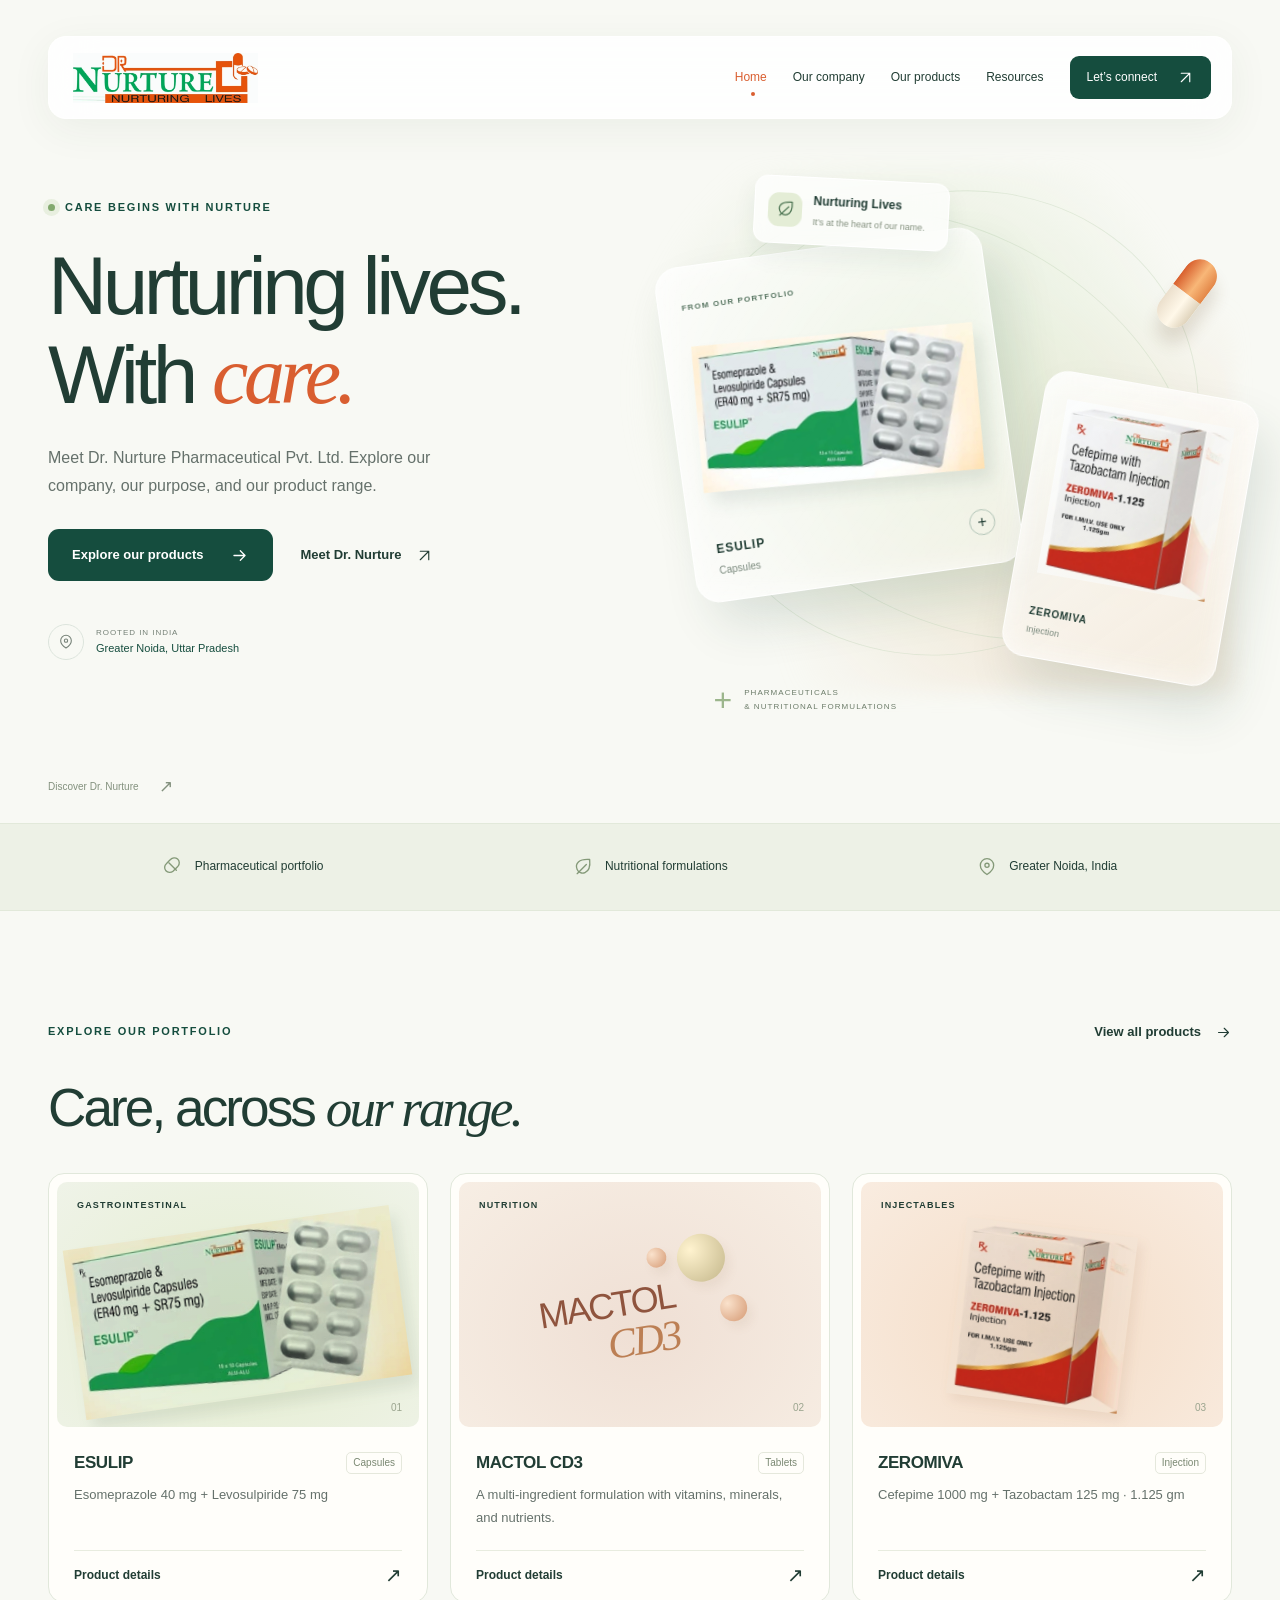
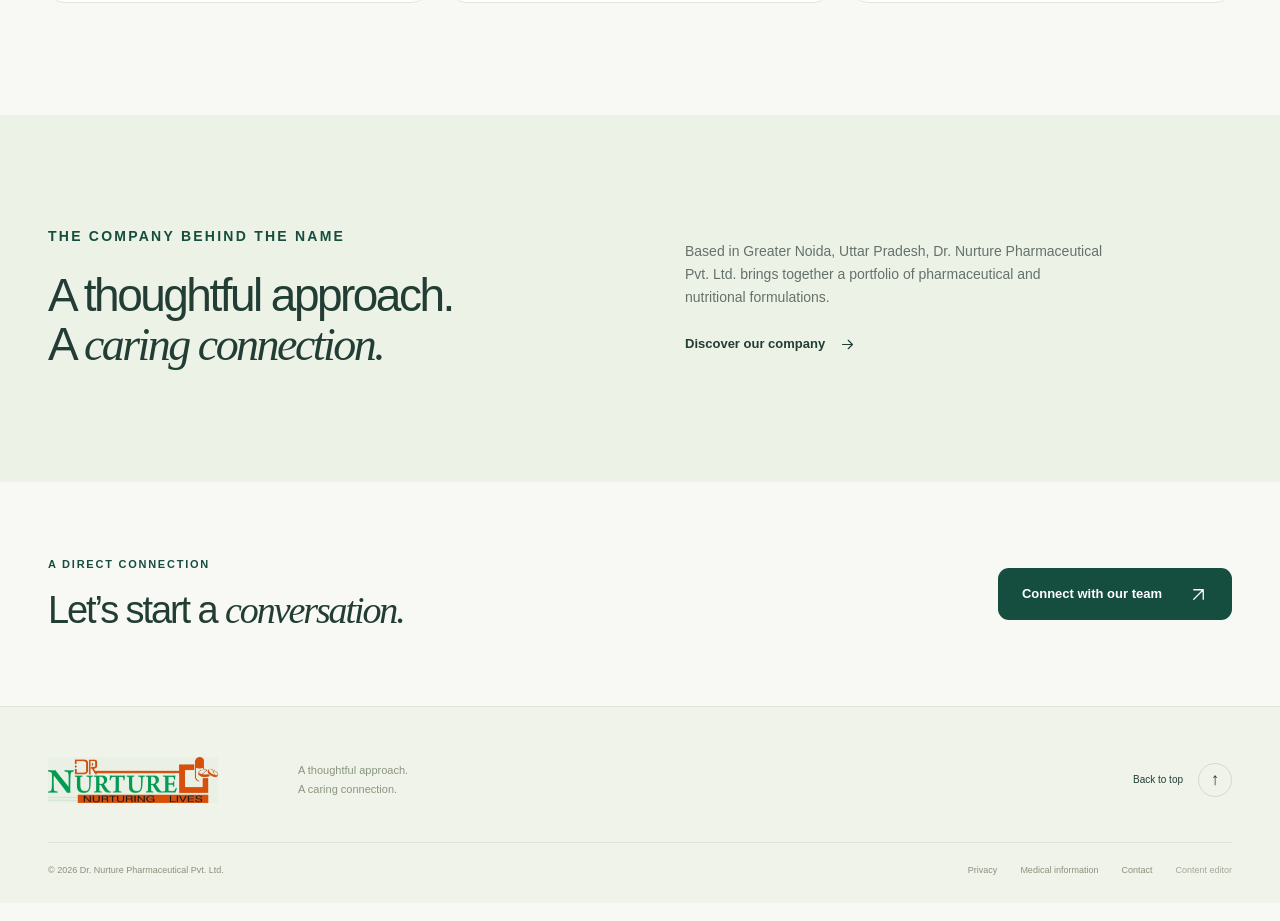
<file: index.html>
<!doctype html>
<html lang="en-IN"><head>
  <meta charset="utf-8">
  <meta name="viewport" content="width=device-width, initial-scale=1">
  <meta name="theme-color" content="#154d3e">
  <meta name="description" content="Home — Dr. Nurture Pharmaceutical Pvt. Ltd., Greater Noida, India.">
  <meta name="robots" content="noindex, nofollow">
  <meta property="og:title" content="Dr. Nurture — Nurturing Lives">
  <meta property="og:description" content="Our company, our product portfolio, and a direct connection to the Dr. Nurture team in Greater Noida, India.">
  <meta property="og:type" content="website">
  <title>Home | Dr. Nurture</title>
  <link rel="icon" href="favicon.png">
  <link rel="stylesheet" href="styles.css">
  <script src="content-data.js" defer></script>
  <script src="cms-core.js" defer></script>
  <script src="script.js" defer></script>
</head><body id="top" data-current-page="home"><a class="skip-link" href="#main">Skip to content</a><svg class="svg-defs" aria-hidden="true" xmlns="http://www.w3.org/2000/svg"><defs>
  <symbol id="arrow" viewBox="0 0 24 24"><path d="M5 12h14m-6-6 6 6-6 6"/></symbol>
  <symbol id="diagonal" viewBox="0 0 24 24"><path d="M6 18 18 6M6 6h12v12"/></symbol>
  <symbol id="plus" viewBox="0 0 24 24"><path d="M12 5v14M5 12h14"/></symbol>
  <symbol id="pin" viewBox="0 0 24 24"><path d="M20 10c0 6-8 11-8 11S4 16 4 10a8 8 0 1 1 16 0Z"/><circle cx="12" cy="10" r="2.5"/></symbol>
  <symbol id="phone" viewBox="0 0 24 24"><path d="m5 3 4 1 1 5-3 2c2 3 3 4 6 6l2-3 5 1 1 4c0 2-3 3-5 2C9 19 5 15 3 8 2 6 3 3 5 3Z"/></symbol>
  <symbol id="mail" viewBox="0 0 24 24"><rect x="3" y="5" width="18" height="14" rx="3"/><path d="m4 7 8 6 8-6"/></symbol>
  <symbol id="search" viewBox="0 0 24 24"><circle cx="10.5" cy="10.5" r="6.5"/><path d="m16 16 5 5"/></symbol>
  <symbol id="capsule" viewBox="0 0 24 24"><path d="m8 4-4 4a6 6 0 0 0 8 9l6-6a6 6 0 0 0-9-8L8 4Z"/><path d="m7 7 9 9"/></symbol>
  <symbol id="leaf" viewBox="0 0 24 24"><path d="M20 3C7 2 2 8 5 15s17 7 15-12Z"/><path d="m5 20 11-11"/></symbol>
  <symbol id="check" viewBox="0 0 24 24"><path d="m5 12 4 4L19 6"/></symbol>
  <symbol id="download" viewBox="0 0 24 24"><path d="M12 3v12m-5-5 5 5 5-5M4 16v5h16v-5"/></symbol>
  <symbol id="close" viewBox="0 0 24 24"><path d="m6 6 12 12M6 18 18 6"/></symbol>
</defs></svg><header class="site-header">
  <div class="nav-shell wrap">
    <a class="brand" href="index.html" aria-label="Dr. Nurture home"><img data-logo src="brand-logo.webp" alt="Dr. Nurture — Nurturing Lives" width="640" height="173"></a>
    <button class="menu-toggle" type="button" aria-label="Open navigation" aria-controls="navigation" aria-expanded="false"><span></span><span></span></button>
    <nav id="navigation" aria-label="Main navigation">
      <a href="index.html" data-page="home" aria-current="page">Home</a><a href="about.html" data-page="about">Our company</a><a href="products.html" data-page="products">Our products</a><a href="resources.html" data-page="resources">Resources</a>
      <a class="nav-contact" href="contact.html" data-page="contact">Let’s connect <svg class="icon"><use href="#diagonal"/></svg></a>
    </nav>
  </div>
</header><main id="main"><section id="home" class="hero wrap">
  <div class="hero-copy">
    <p class="eyebrow"><span class="status-dot"></span> CARE BEGINS WITH NURTURE</p>
    <h1><span data-text="home.title">Nurturing lives.</span><br><span data-text="home.lead">With</span> <em data-text="home.emphasis">care.</em></h1>
    <p class="hero-description" data-text="home.description">Meet Dr. Nurture Pharmaceutical Pvt. Ltd. Explore our company, our purpose, and our product range.</p>
    <div class="hero-actions"><a class="button button-green" href="products.html">Explore our products <svg class="icon"><use href="#arrow"/></svg></a><a class="text-link" href="about.html">Meet Dr. Nurture <svg class="icon"><use href="#diagonal"/></svg></a></div>
    <div class="hero-location"><span class="location-icon"><svg class="icon"><use href="#pin"/></svg></span><span>ROOTED IN INDIA<br><strong data-text="company.location">Greater Noida, Uttar Pradesh</strong></span></div>
  </div>
  <div class="spatial-scene" aria-label="Dr. Nurture product packaging: Esulip and Zeromiva" role="img">
    <div class="scene-glow"></div><div class="orbit orbit-one"></div><div class="orbit orbit-two"></div>
    <div class="floating-label"><span class="label-icon"><svg class="icon"><use href="#leaf"/></svg></span><span>Nurturing lives.<small>It’s at the heart of our name.</small></span></div>
    <div class="spatial-card main-pack"><span class="glass-tag">FROM OUR PORTFOLIO</span><img src="esulip-pack.webp" width="511" height="266" alt="" fetchpriority="high"><div class="pack-caption"><span><b>ESULIP</b><small>Capsules</small></span><span class="tiny-plus">+</span></div></div>
    <div class="spatial-card secondary-pack"><img src="zeromiva-pack.webp" width="415" height="429" alt=""><div class="pack-caption"><span><b>ZEROMIVA</b><small>1.125 gm · Injection</small></span></div></div>
    <div class="floating-pill" aria-hidden="true"><span></span><span></span></div>
    <div class="scene-bottom"><span class="little-cross">+</span><span>PHARMACEUTICALS<br>&amp; NUTRITIONAL FORMULATIONS</span></div>
  </div>
  <a class="scroll-hint" href="about.html"><span>Discover Dr. Nurture</span><span>↗</span></a>
</section><div class="intro-strip"><div class="wrap strip-inner"><span><svg class="icon"><use href="#capsule"/></svg> Pharmaceutical portfolio</span><span><svg class="icon"><use href="#leaf"/></svg> Nutritional formulations</span><span><svg class="icon"><use href="#pin"/></svg> Greater Noida, India</span></div></div><section class="section wrap home-featured"><div class="section-top"><p class="eyebrow">EXPLORE OUR PORTFOLIO</p><a class="text-link" href="products.html">View all products <svg class="icon"><use href="#arrow"/></svg></a></div><h2>Care, across <em>our range.</em></h2><div class="product-grid" id="featured-products"></div></section><section class="home-about section"><div class="wrap home-about-inner"><div><p class="eyebrow">THE COMPANY BEHIND THE NAME</p><h2>A thoughtful approach.<br>A <em>caring connection.</em></h2></div><div><p data-text="company.overview" data-text="company.overview">Based in Greater Noida, Uttar Pradesh, Dr. Nurture Pharmaceutical Pvt. Ltd. brings together a portfolio of pharmaceutical and nutritional formulations.</p><a class="text-link" href="about.html">Discover our company <svg class="icon"><use href="#arrow"/></svg></a></div></div></section><section class="page-cta wrap"><div><p class="eyebrow">A DIRECT CONNECTION</p><h2>Let’s start a <em>conversation.</em></h2></div><a class="button button-green" href="contact.html">Connect with our team <svg class="icon"><use href="#diagonal"/></svg></a></section></main><footer class="site-footer"><div class="wrap"><div class="footer-top"><a class="brand" href="index.html" aria-label="Back to Dr. Nurture home"><img data-logo src="brand-logo.webp" alt="Dr. Nurture — Nurturing Lives" width="640" height="173" loading="lazy"></a><p>A thoughtful approach.<br>A caring connection.</p><a class="back-top" href="#top">Back to top <span>↑</span></a></div><div class="footer-bottom"><p>© <span id="year">2026</span> Dr. Nurture Pharmaceutical Pvt. Ltd.</p><div><button type="button" data-policy="privacy">Privacy</button><button type="button" data-policy="information">Medical information</button><a href="contact.html">Contact</a><a href="admin.html" class="editor-link">Content editor</a></div></div></div></footer><dialog class="site-dialog" id="detail-dialog" aria-labelledby="dialog-title"><div class="dialog-inner"><button class="dialog-close" type="button" aria-label="Close dialog"><svg class="icon"><use href="#close"/></svg></button><div id="dialog-content"></div></div></dialog><noscript><p class="noscript-note">Enable JavaScript for product search and literature viewers. Contact details and page navigation remain available.</p></noscript></body></html>
</file>
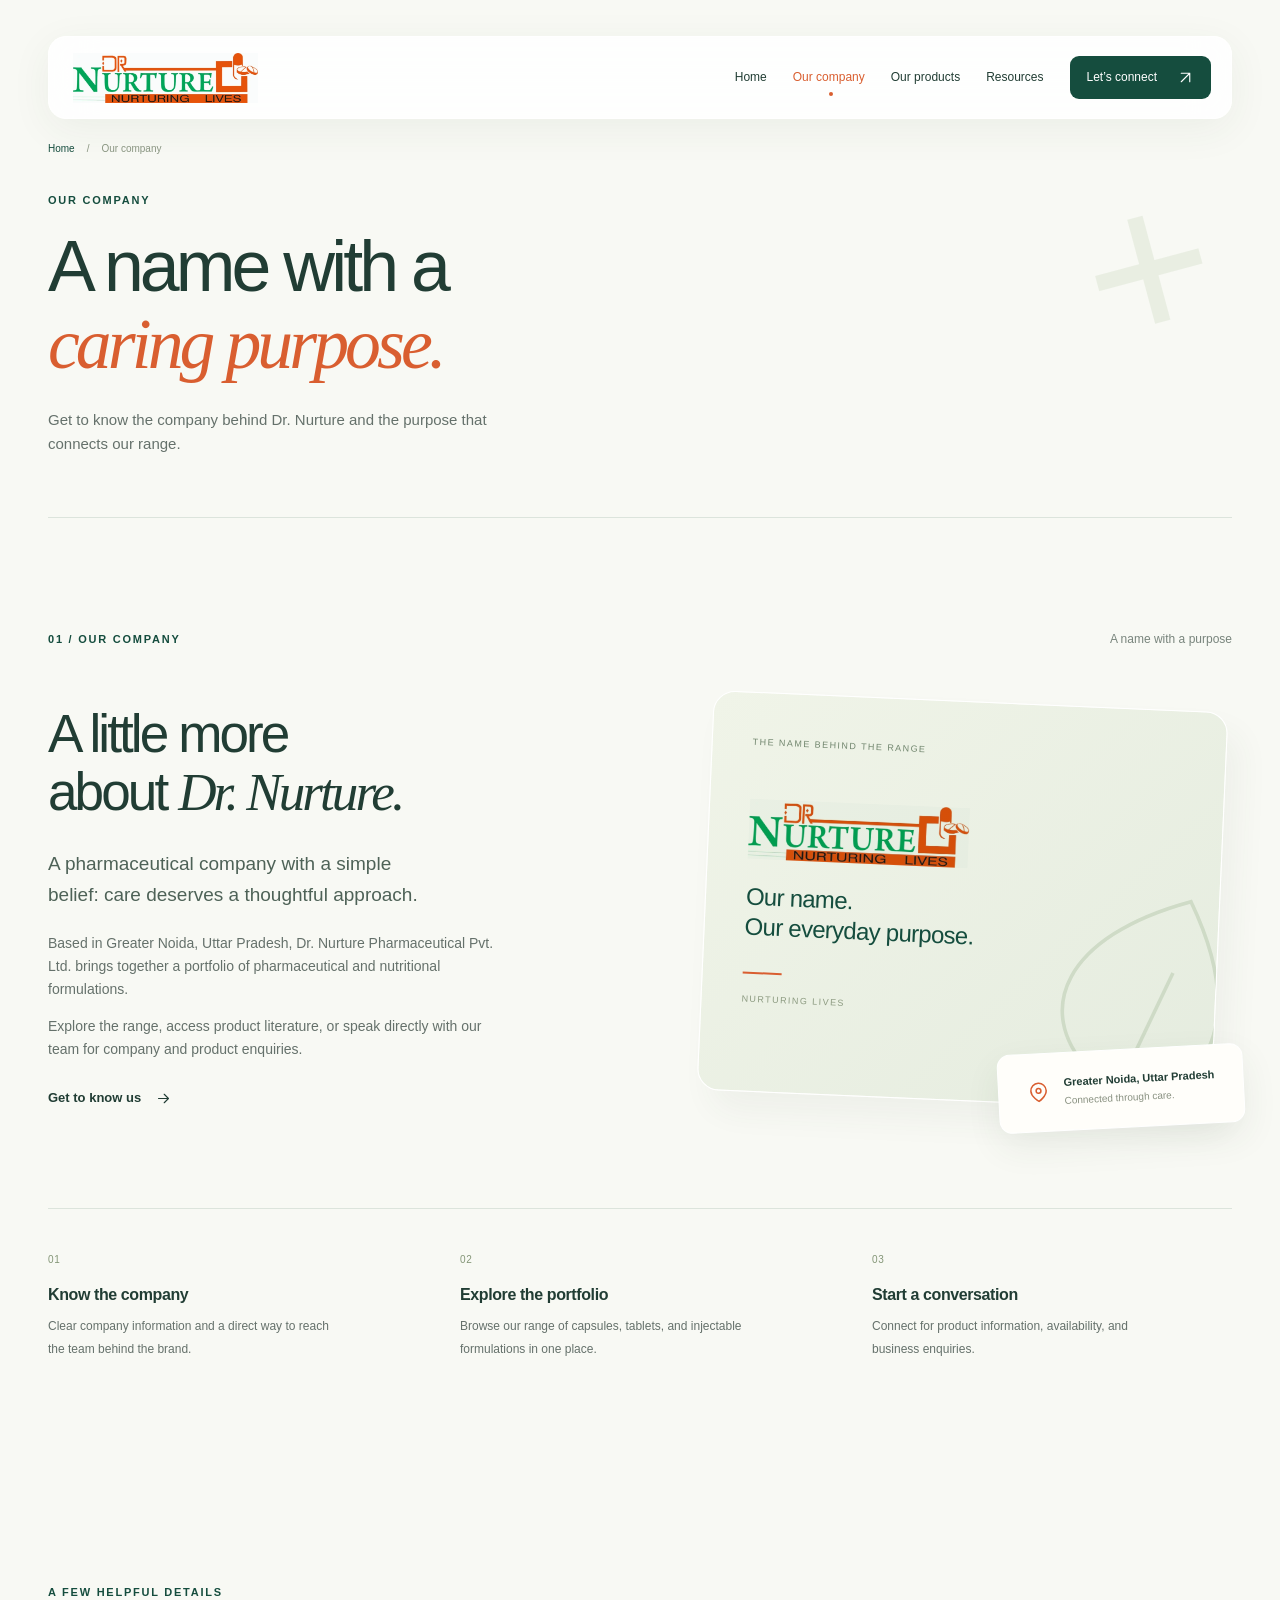
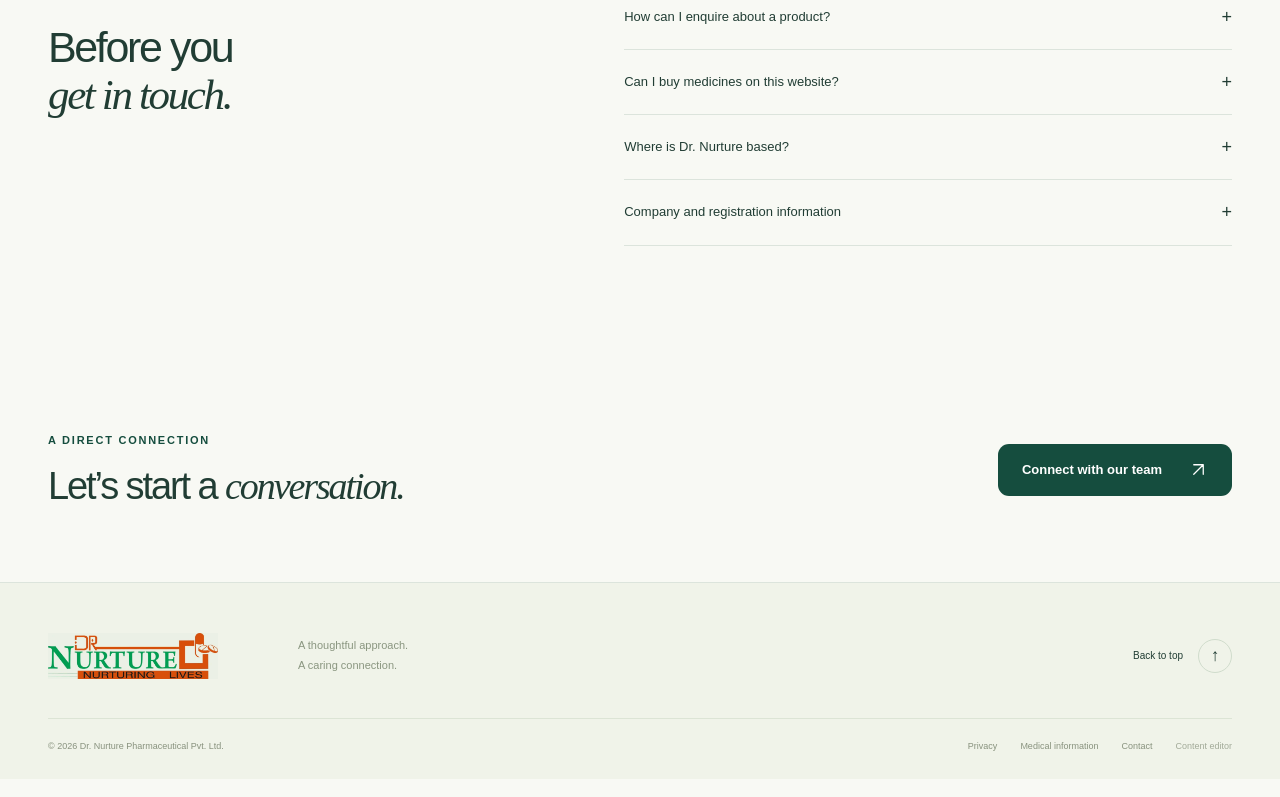
<file: about.html>
<!doctype html>
<html lang="en-IN"><head>
  <meta charset="utf-8">
  <meta name="viewport" content="width=device-width, initial-scale=1">
  <meta name="theme-color" content="#154d3e">
  <meta name="description" content="Our company — Dr. Nurture Pharmaceutical Pvt. Ltd., Greater Noida, India.">
  <meta name="robots" content="noindex, nofollow">
  <meta property="og:title" content="Dr. Nurture — Nurturing Lives">
  <meta property="og:description" content="Our company, our product portfolio, and a direct connection to the Dr. Nurture team in Greater Noida, India.">
  <meta property="og:type" content="website">
  <title>Our company | Dr. Nurture</title>
  <link rel="icon" href="favicon.png">
  <link rel="stylesheet" href="styles.css">
  <script src="content-data.js" defer></script>
  <script src="cms-core.js" defer></script>
  <script src="script.js" defer></script>
</head><body id="top" data-current-page="about"><a class="skip-link" href="#main">Skip to content</a><svg class="svg-defs" aria-hidden="true" xmlns="http://www.w3.org/2000/svg"><defs>
  <symbol id="arrow" viewBox="0 0 24 24"><path d="M5 12h14m-6-6 6 6-6 6"/></symbol>
  <symbol id="diagonal" viewBox="0 0 24 24"><path d="M6 18 18 6M6 6h12v12"/></symbol>
  <symbol id="plus" viewBox="0 0 24 24"><path d="M12 5v14M5 12h14"/></symbol>
  <symbol id="pin" viewBox="0 0 24 24"><path d="M20 10c0 6-8 11-8 11S4 16 4 10a8 8 0 1 1 16 0Z"/><circle cx="12" cy="10" r="2.5"/></symbol>
  <symbol id="phone" viewBox="0 0 24 24"><path d="m5 3 4 1 1 5-3 2c2 3 3 4 6 6l2-3 5 1 1 4c0 2-3 3-5 2C9 19 5 15 3 8 2 6 3 3 5 3Z"/></symbol>
  <symbol id="mail" viewBox="0 0 24 24"><rect x="3" y="5" width="18" height="14" rx="3"/><path d="m4 7 8 6 8-6"/></symbol>
  <symbol id="search" viewBox="0 0 24 24"><circle cx="10.5" cy="10.5" r="6.5"/><path d="m16 16 5 5"/></symbol>
  <symbol id="capsule" viewBox="0 0 24 24"><path d="m8 4-4 4a6 6 0 0 0 8 9l6-6a6 6 0 0 0-9-8L8 4Z"/><path d="m7 7 9 9"/></symbol>
  <symbol id="leaf" viewBox="0 0 24 24"><path d="M20 3C7 2 2 8 5 15s17 7 15-12Z"/><path d="m5 20 11-11"/></symbol>
  <symbol id="check" viewBox="0 0 24 24"><path d="m5 12 4 4L19 6"/></symbol>
  <symbol id="download" viewBox="0 0 24 24"><path d="M12 3v12m-5-5 5 5 5-5M4 16v5h16v-5"/></symbol>
  <symbol id="close" viewBox="0 0 24 24"><path d="m6 6 12 12M6 18 18 6"/></symbol>
</defs></svg><header class="site-header">
  <div class="nav-shell wrap">
    <a class="brand" href="index.html" aria-label="Dr. Nurture home"><img data-logo src="brand-logo.webp" alt="Dr. Nurture — Nurturing Lives" width="640" height="173"></a>
    <button class="menu-toggle" type="button" aria-label="Open navigation" aria-controls="navigation" aria-expanded="false"><span></span><span></span></button>
    <nav id="navigation" aria-label="Main navigation">
      <a href="index.html" data-page="home">Home</a><a href="about.html" data-page="about" aria-current="page">Our company</a><a href="products.html" data-page="products">Our products</a><a href="resources.html" data-page="resources">Resources</a>
      <a class="nav-contact" href="contact.html" data-page="contact">Let’s connect <svg class="icon"><use href="#diagonal"/></svg></a>
    </nav>
  </div>
</header><main id="main"><section class="page-masthead wrap"><p class="breadcrumbs"><a href="index.html">Home</a><span>/</span>Our company</p><p class="eyebrow">OUR COMPANY</p><h1>A name with a<br><em>caring purpose.</em></h1><p class="page-description">Get to know the company behind Dr. Nurture and the purpose that connects our range.</p><span class="masthead-orbit" aria-hidden="true">+</span></section><section class="about-section section wrap" id="about">
  <div class="section-top"><p class="eyebrow">01 / OUR COMPANY</p><span class="section-note">A name with a purpose</span></div>
  <div class="about-grid">
    <div><h2>A little more<br>about <em>Dr. Nurture.</em></h2><p class="large-copy" data-text="company.intro">A pharmaceutical company with a simple belief: care deserves a thoughtful approach.</p><p data-text="company.overview">Based in Greater Noida, Uttar Pradesh, Dr. Nurture Pharmaceutical Pvt. Ltd. brings together a portfolio of pharmaceutical and nutritional formulations.</p><p data-text="company.invitation">Explore the range, access product literature, or speak directly with our team for company and product enquiries.</p><a class="text-link green-link" href="contact.html">Get to know us <svg class="icon"><use href="#arrow"/></svg></a></div>
    <div class="about-composition">
      <div class="brand-story"><span class="story-kicker">THE NAME BEHIND THE RANGE</span><img data-logo src="brand-logo.webp" alt="Dr. Nurture brand" width="640" height="173" loading="lazy"><p>Our name.<br>Our everyday purpose.</p><span class="story-line"></span><span class="story-bottom">NURTURING LIVES</span><svg class="story-leaf"><use href="#leaf"/></svg></div>
      <div class="address-stamp"><svg class="icon"><use href="#pin"/></svg><div><strong>Rooted in Greater Noida.</strong><span>Connected through care.</span></div></div>
    </div>
  </div>
  <div class="about-details"><div><span class="detail-number">01</span><h3>Know the company</h3><p>Clear company information and a direct way to reach the team behind the brand.</p></div><div><span class="detail-number">02</span><h3>Explore the portfolio</h3><p>Browse our range of capsules, tablets, and injectable formulations in one place.</p></div><div><span class="detail-number">03</span><h3>Start a conversation</h3><p>Connect for product information, availability, and business enquiries.</p></div></div>
</section><section class="faq-section section wrap" aria-labelledby="faq-title"><div><p class="eyebrow">A FEW HELPFUL DETAILS</p><h2 id="faq-title">Before you<br><em>get in touch.</em></h2></div><div class="faq-list">
<details><summary>How can I enquire about a product?<span>+</span></summary><p>Call us on <a href="tel:+919818811650">+91 98188 11650</a> or email <a href="mailto:dr.nurtureindia@gmail.com">dr.nurtureindia@gmail.com</a>. Share the product name and the information you need so our team can help.</p></details>
<details><summary>Can I buy medicines on this website?<span>+</span></summary><p>This is a company and product information website. For availability and business enquiries, please contact our team. A registered medical practitioner can advise on the appropriate use of medicines.</p></details>
<details><summary>Where is Dr. Nurture based?<span>+</span></summary><p data-text="company.address">Shop No. S-24, Second Floor, GNS Plaza, Block No. 7/1, Site IV, Greater Noida, Gautam Buddha Nagar, Uttar Pradesh – 201310, India.</p></details>
<details><summary>Company and registration information<span>+</span></summary><div class="registration-info"><p><strong data-text="company.name">Dr. Nurture Pharmaceutical Pvt. Ltd.</strong></p><dl><div><dt>GSTIN</dt><dd data-text="company.gst">09AAJCD9715B1ZM</dd></div><div><dt>Drug licences</dt><dd data-text="company.drugLicences">UP1620B000777<br>UP1621B000768</dd></div><div><dt>FSSAI number</dt><dd data-text="company.fssai">22723441000512</dd></div><div><dt>Schedule X licence</dt><dd data-text="company.scheduleX">UP1620G000029</dd></div></dl><button class="inline-button" type="button" data-document="company">View company details document <svg class="icon"><use href="#diagonal"/></svg></button></div></details>
</div></section><section class="page-cta wrap"><div><p class="eyebrow">A DIRECT CONNECTION</p><h2>Let’s start a <em>conversation.</em></h2></div><a class="button button-green" href="contact.html">Connect with our team <svg class="icon"><use href="#diagonal"/></svg></a></section></main><footer class="site-footer"><div class="wrap"><div class="footer-top"><a class="brand" href="index.html" aria-label="Back to Dr. Nurture home"><img data-logo src="brand-logo.webp" alt="Dr. Nurture — Nurturing Lives" width="640" height="173" loading="lazy"></a><p>A thoughtful approach.<br>A caring connection.</p><a class="back-top" href="#top">Back to top <span>↑</span></a></div><div class="footer-bottom"><p>© <span id="year">2026</span> Dr. Nurture Pharmaceutical Pvt. Ltd.</p><div><button type="button" data-policy="privacy">Privacy</button><button type="button" data-policy="information">Medical information</button><a href="contact.html">Contact</a><a href="admin.html" class="editor-link">Content editor</a></div></div></div></footer><dialog class="site-dialog" id="detail-dialog" aria-labelledby="dialog-title"><div class="dialog-inner"><button class="dialog-close" type="button" aria-label="Close dialog"><svg class="icon"><use href="#close"/></svg></button><div id="dialog-content"></div></div></dialog><noscript><p class="noscript-note">Enable JavaScript for product search and literature viewers. Contact details and page navigation remain available.</p></noscript></body></html>
</file>
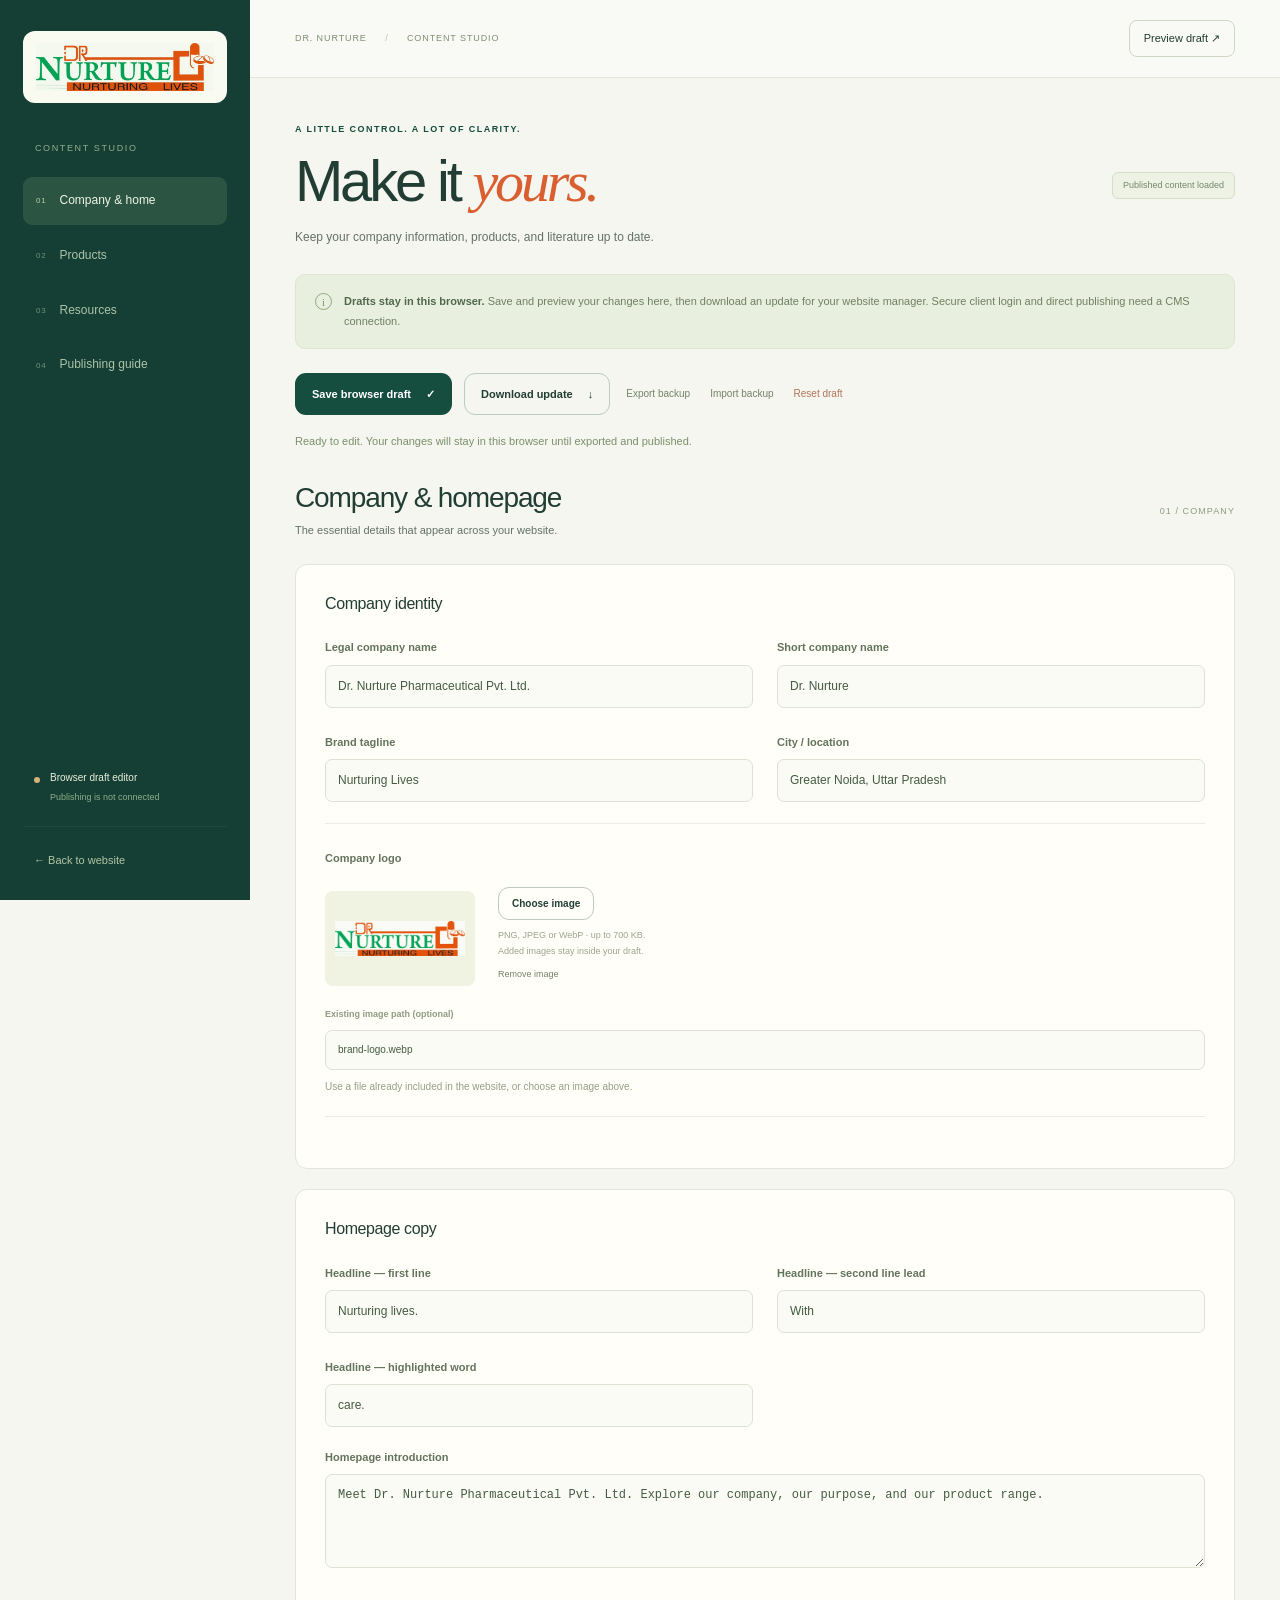
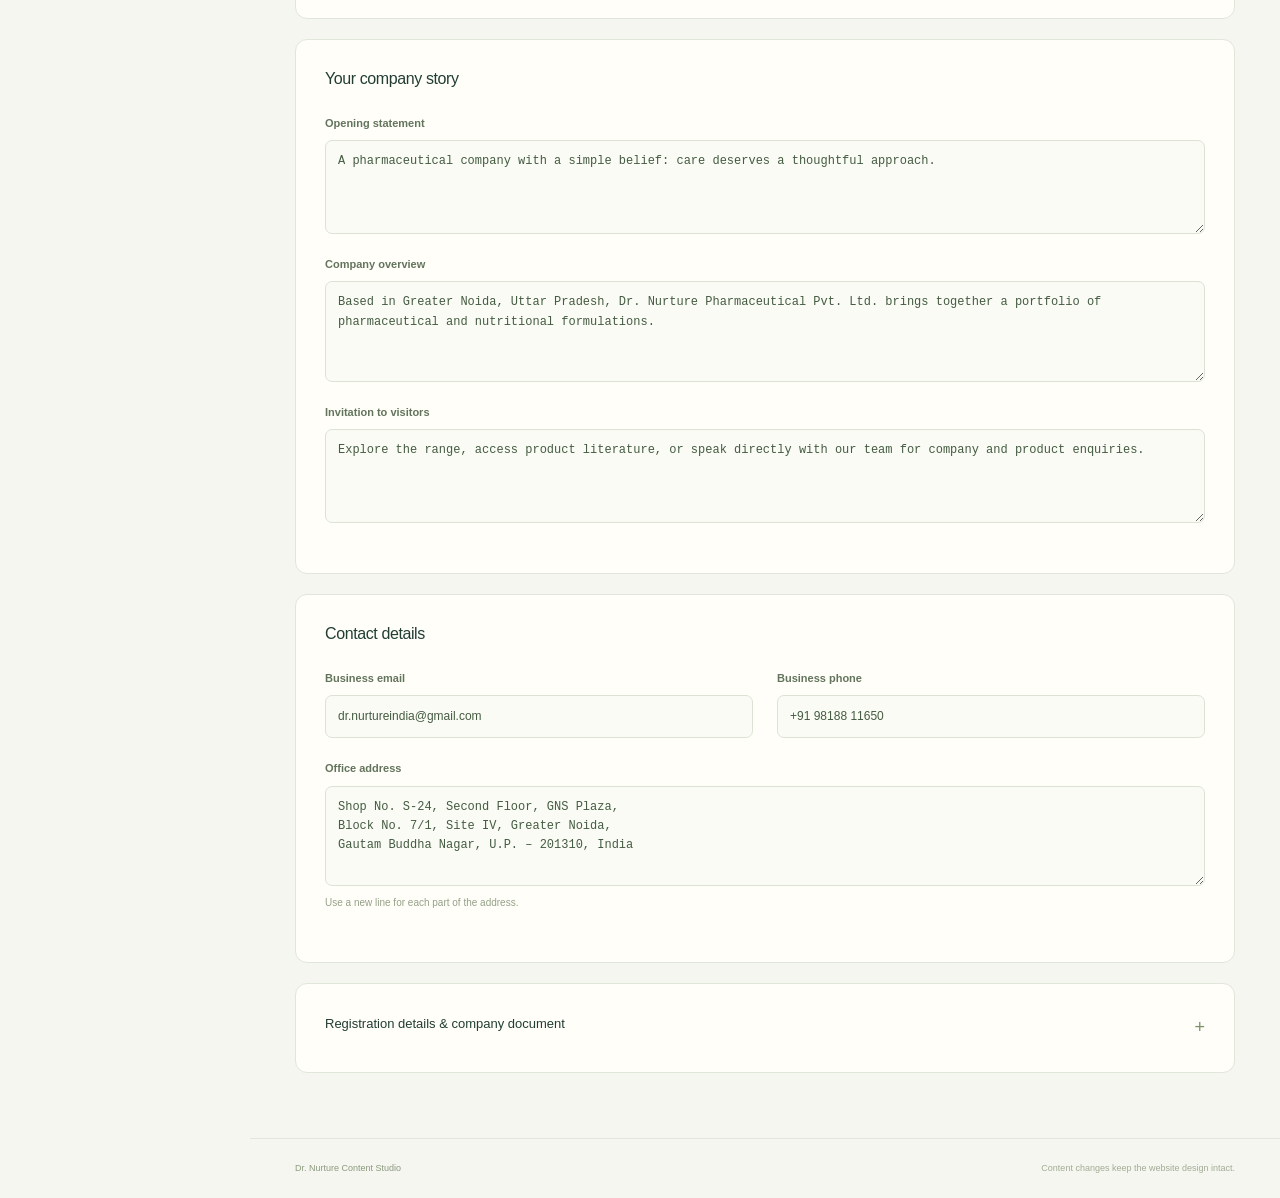
<file: admin.html>
<!doctype html><html lang="en-IN"><head><meta charset="utf-8"><meta name="viewport" content="width=device-width, initial-scale=1"><meta name="robots" content="noindex, nofollow"><meta name="theme-color" content="#154d3e"><title>Content editor | Dr. Nurture</title><link rel="icon" href="favicon.png"><link rel="stylesheet" href="styles.css"><link rel="stylesheet" href="admin.css"><script src="content-data.js" defer></script><script src="cms-core.js" defer></script><script src="admin.js" defer></script></head>
<body class="admin-body"><a class="skip-link" href="#editor-main">Skip to editor</a>
<aside class="admin-sidebar"><a class="admin-brand" href="index.html"><img src="brand-logo.webp" width="640" height="173" alt="Dr. Nurture website home"></a><p class="admin-side-label">CONTENT STUDIO</p><nav aria-label="Editor sections"><button class="admin-tab active" type="button" data-tab="company"><span>01</span>Company &amp; home</button><button class="admin-tab" type="button" data-tab="products"><span>02</span>Products</button><button class="admin-tab" type="button" data-tab="resources"><span>03</span>Resources</button><button class="admin-tab" type="button" data-tab="publishing"><span>04</span>Publishing guide</button></nav><div class="sidebar-bottom"><span class="local-dot"></span><div><strong>Browser draft editor</strong><small>Publishing is not connected</small></div></div><a class="admin-back" href="index.html">← Back to website</a></aside>
<div class="admin-workspace"><header class="admin-topbar"><span class="editor-breadcrumb">DR. NURTURE <span>/</span> CONTENT STUDIO</span><a class="admin-preview" id="preview-draft" href="index.html?draft=1" target="_blank" rel="noopener">Preview draft ↗</a></header>
<main id="editor-main" class="admin-main"><div class="admin-title-row"><div><p class="eyebrow">A LITTLE CONTROL. A LOT OF CLARITY.</p><h1>Make it <em>yours.</em></h1><p>Keep your company information, products, and literature up to date.</p></div><span class="draft-state" id="draft-state">Published content loaded</span></div>
<div class="admin-notice"><span class="notice-mark">i</span><p><strong>Drafts stay in this browser.</strong> Save and preview your changes here, then download an update for your website manager. Secure client login and direct publishing need a CMS connection.</p></div>
<div class="admin-actions"><button type="button" class="button button-green" id="save-draft">Save browser draft <span>✓</span></button><button type="button" class="button button-outline" id="export-update">Download update <span>↓</span></button><button type="button" class="quiet-button" id="export-backup">Export backup</button><label class="quiet-button import-label">Import backup<input type="file" id="import-backup" accept="application/json,.json"></label><button type="button" class="quiet-button danger-link" id="reset-draft">Reset draft</button></div>
<p class="editor-feedback" id="editor-feedback" role="status" aria-live="polite">Loading content…</p>
<div id="editor-panel" aria-live="off"></div>
</main><footer class="admin-footer">Dr. Nurture Content Studio <span>Content changes keep the website design intact.</span></footer></div>
<dialog id="admin-confirm" class="site-dialog" aria-labelledby="confirm-title"><div class="dialog-inner"><h2 id="confirm-title">Reset this draft?</h2><p>This clears the saved browser draft and restores the published content. Export a backup first if you want to keep your edits.</p><div class="dialog-actions"><button class="button button-green" id="confirm-reset" type="button">Reset to published content</button><button class="button button-outline" id="cancel-reset" type="button">Keep my draft</button></div></div></dialog>
<noscript><p class="noscript-note">The content editor requires JavaScript. Your public website remains available at <a href="index.html">Home</a>.</p></noscript></body></html>
</file>
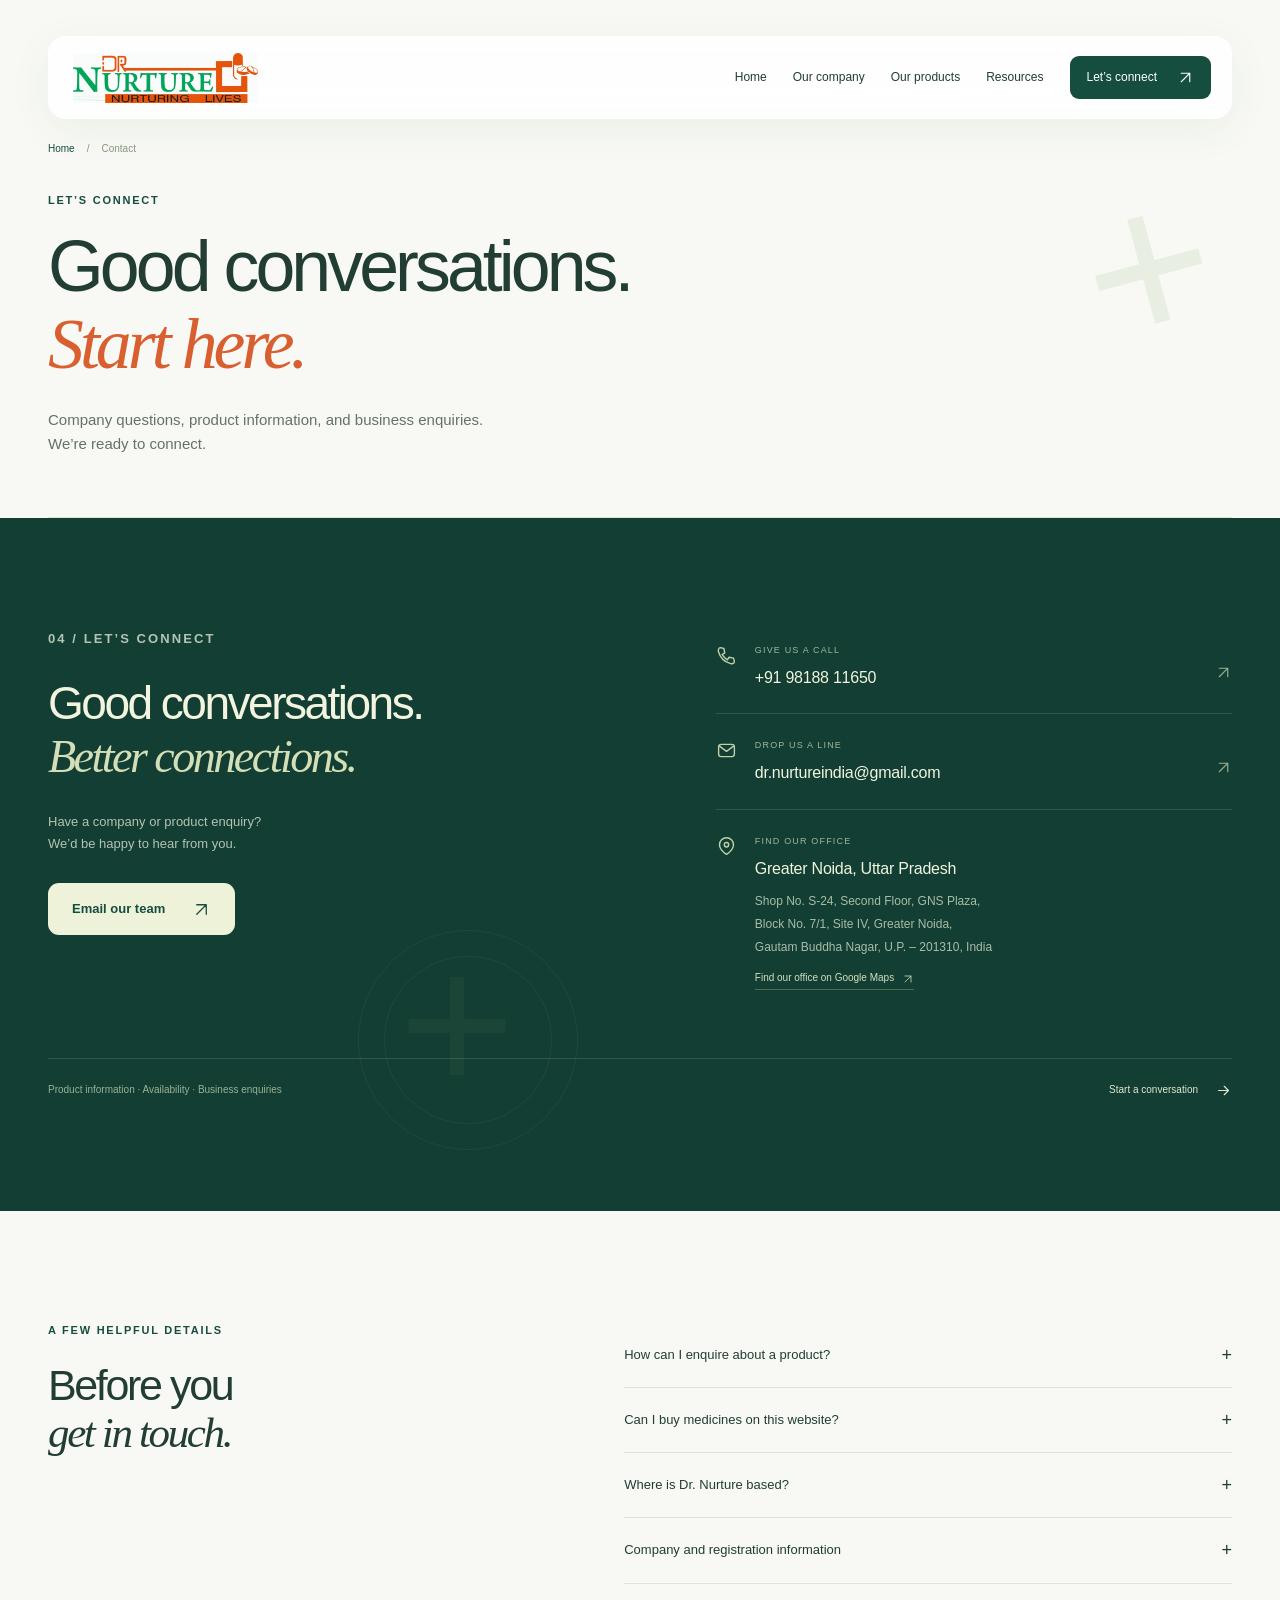
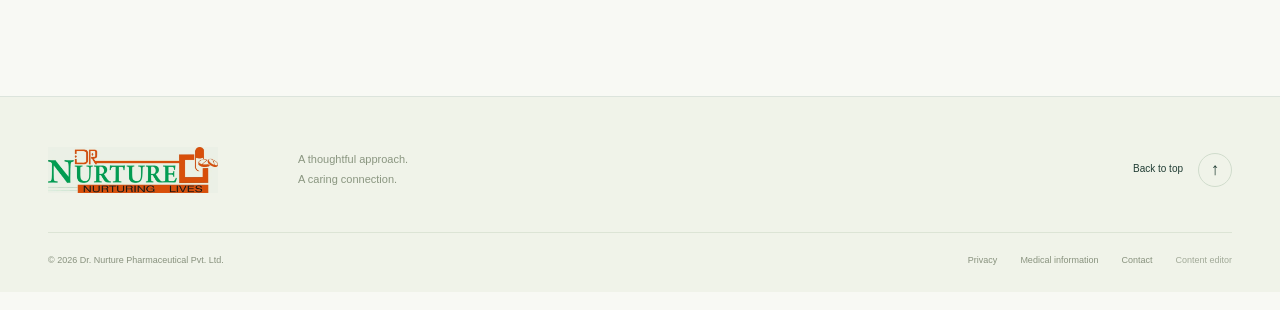
<file: contact.html>
<!doctype html>
<html lang="en-IN"><head>
  <meta charset="utf-8">
  <meta name="viewport" content="width=device-width, initial-scale=1">
  <meta name="theme-color" content="#154d3e">
  <meta name="description" content="Contact — Dr. Nurture Pharmaceutical Pvt. Ltd., Greater Noida, India.">
  <meta name="robots" content="noindex, nofollow">
  <meta property="og:title" content="Dr. Nurture — Nurturing Lives">
  <meta property="og:description" content="Our company, our product portfolio, and a direct connection to the Dr. Nurture team in Greater Noida, India.">
  <meta property="og:type" content="website">
  <title>Contact | Dr. Nurture</title>
  <link rel="icon" href="favicon.png">
  <link rel="stylesheet" href="styles.css">
  <script src="content-data.js" defer></script>
  <script src="cms-core.js" defer></script>
  <script src="script.js" defer></script>
</head><body id="top" data-current-page="contact"><a class="skip-link" href="#main">Skip to content</a><svg class="svg-defs" aria-hidden="true" xmlns="http://www.w3.org/2000/svg"><defs>
  <symbol id="arrow" viewBox="0 0 24 24"><path d="M5 12h14m-6-6 6 6-6 6"/></symbol>
  <symbol id="diagonal" viewBox="0 0 24 24"><path d="M6 18 18 6M6 6h12v12"/></symbol>
  <symbol id="plus" viewBox="0 0 24 24"><path d="M12 5v14M5 12h14"/></symbol>
  <symbol id="pin" viewBox="0 0 24 24"><path d="M20 10c0 6-8 11-8 11S4 16 4 10a8 8 0 1 1 16 0Z"/><circle cx="12" cy="10" r="2.5"/></symbol>
  <symbol id="phone" viewBox="0 0 24 24"><path d="m5 3 4 1 1 5-3 2c2 3 3 4 6 6l2-3 5 1 1 4c0 2-3 3-5 2C9 19 5 15 3 8 2 6 3 3 5 3Z"/></symbol>
  <symbol id="mail" viewBox="0 0 24 24"><rect x="3" y="5" width="18" height="14" rx="3"/><path d="m4 7 8 6 8-6"/></symbol>
  <symbol id="search" viewBox="0 0 24 24"><circle cx="10.5" cy="10.5" r="6.5"/><path d="m16 16 5 5"/></symbol>
  <symbol id="capsule" viewBox="0 0 24 24"><path d="m8 4-4 4a6 6 0 0 0 8 9l6-6a6 6 0 0 0-9-8L8 4Z"/><path d="m7 7 9 9"/></symbol>
  <symbol id="leaf" viewBox="0 0 24 24"><path d="M20 3C7 2 2 8 5 15s17 7 15-12Z"/><path d="m5 20 11-11"/></symbol>
  <symbol id="check" viewBox="0 0 24 24"><path d="m5 12 4 4L19 6"/></symbol>
  <symbol id="download" viewBox="0 0 24 24"><path d="M12 3v12m-5-5 5 5 5-5M4 16v5h16v-5"/></symbol>
  <symbol id="close" viewBox="0 0 24 24"><path d="m6 6 12 12M6 18 18 6"/></symbol>
</defs></svg><header class="site-header">
  <div class="nav-shell wrap">
    <a class="brand" href="index.html" aria-label="Dr. Nurture home"><img data-logo src="brand-logo.webp" alt="Dr. Nurture — Nurturing Lives" width="640" height="173"></a>
    <button class="menu-toggle" type="button" aria-label="Open navigation" aria-controls="navigation" aria-expanded="false"><span></span><span></span></button>
    <nav id="navigation" aria-label="Main navigation">
      <a href="index.html" data-page="home">Home</a><a href="about.html" data-page="about">Our company</a><a href="products.html" data-page="products">Our products</a><a href="resources.html" data-page="resources">Resources</a>
      <a class="nav-contact" href="contact.html" data-page="contact" aria-current="page">Let’s connect <svg class="icon"><use href="#diagonal"/></svg></a>
    </nav>
  </div>
</header><main id="main"><section class="page-masthead wrap"><p class="breadcrumbs"><a href="index.html">Home</a><span>/</span>Contact</p><p class="eyebrow">LET’S CONNECT</p><h1>Good conversations.<br><em>Start here.</em></h1><p class="page-description">Company questions, product information, and business enquiries. We’re ready to connect.</p><span class="masthead-orbit" aria-hidden="true">+</span></section><section class="contact-section section" id="contact"><div class="wrap">
  <div class="contact-layout"><div class="contact-copy"><p class="eyebrow light-eyebrow">04 / LET’S CONNECT</p><h2>Good conversations.<br><em>Better connections.</em></h2><p>Have a company or product enquiry?<br>We’d be happy to hear from you.</p><a class="button button-cream" href="mailto:dr.nurtureindia@gmail.com">Email our team <svg class="icon"><use href="#diagonal"/></svg></a><div class="contact-orbit" aria-hidden="true"><span>+</span></div></div>
  <div class="contact-panel"><a class="contact-row" href="tel:+919818811650"><span class="contact-symbol"><svg class="icon"><use href="#phone"/></svg></span><span><small>GIVE US A CALL</small><strong data-text="company.phone">+91 98188 11650</strong></span><svg class="icon"><use href="#diagonal"/></svg></a><a class="contact-row" href="mailto:dr.nurtureindia@gmail.com"><span class="contact-symbol"><svg class="icon"><use href="#mail"/></svg></span><span><small>DROP US A LINE</small><strong data-text="company.email">dr.nurtureindia@gmail.com</strong></span><svg class="icon"><use href="#diagonal"/></svg></a><div class="contact-row address-row"><span class="contact-symbol"><svg class="icon"><use href="#pin"/></svg></span><span><small>FIND OUR OFFICE</small><strong data-text="company.location">Greater Noida, Uttar Pradesh</strong><span class="full-address" data-text="company.address">Shop No. S-24, Second Floor, GNS Plaza,<br>Block No. 7/1, Site IV, Greater Noida,<br>Gautam Buddha Nagar, U.P. – 201310, India</span><a class="map-link" href="https://www.google.com/maps/search/?api=1&amp;query=GNS%20Plaza%20Site%20IV%20Greater%20Noida%20201310" target="_blank" rel="noopener noreferrer">Find our office on Google Maps <svg class="icon"><use href="#diagonal"/></svg></a></span></div></div></div>
  <div class="enquiry-bar"><span>Product information · Availability · Business enquiries</span><a href="mailto:dr.nurtureindia@gmail.com?subject=Company%20and%20product%20enquiry">Start a conversation <svg class="icon"><use href="#arrow"/></svg></a></div>
</div></section><section class="faq-section section wrap" aria-labelledby="faq-title"><div><p class="eyebrow">A FEW HELPFUL DETAILS</p><h2 id="faq-title">Before you<br><em>get in touch.</em></h2></div><div class="faq-list">
<details><summary>How can I enquire about a product?<span>+</span></summary><p>Call us on <a href="tel:+919818811650">+91 98188 11650</a> or email <a href="mailto:dr.nurtureindia@gmail.com">dr.nurtureindia@gmail.com</a>. Share the product name and the information you need so our team can help.</p></details>
<details><summary>Can I buy medicines on this website?<span>+</span></summary><p>This is a company and product information website. For availability and business enquiries, please contact our team. A registered medical practitioner can advise on the appropriate use of medicines.</p></details>
<details><summary>Where is Dr. Nurture based?<span>+</span></summary><p data-text="company.address">Shop No. S-24, Second Floor, GNS Plaza, Block No. 7/1, Site IV, Greater Noida, Gautam Buddha Nagar, Uttar Pradesh – 201310, India.</p></details>
<details><summary>Company and registration information<span>+</span></summary><div class="registration-info"><p><strong data-text="company.name">Dr. Nurture Pharmaceutical Pvt. Ltd.</strong></p><dl><div><dt>GSTIN</dt><dd data-text="company.gst">09AAJCD9715B1ZM</dd></div><div><dt>Drug licences</dt><dd data-text="company.drugLicences">UP1620B000777<br>UP1621B000768</dd></div><div><dt>FSSAI number</dt><dd data-text="company.fssai">22723441000512</dd></div><div><dt>Schedule X licence</dt><dd data-text="company.scheduleX">UP1620G000029</dd></div></dl><button class="inline-button" type="button" data-document="company">View company details document <svg class="icon"><use href="#diagonal"/></svg></button></div></details>
</div></section></main><footer class="site-footer"><div class="wrap"><div class="footer-top"><a class="brand" href="index.html" aria-label="Back to Dr. Nurture home"><img data-logo src="brand-logo.webp" alt="Dr. Nurture — Nurturing Lives" width="640" height="173" loading="lazy"></a><p>A thoughtful approach.<br>A caring connection.</p><a class="back-top" href="#top">Back to top <span>↑</span></a></div><div class="footer-bottom"><p>© <span id="year">2026</span> Dr. Nurture Pharmaceutical Pvt. Ltd.</p><div><button type="button" data-policy="privacy">Privacy</button><button type="button" data-policy="information">Medical information</button><a href="contact.html">Contact</a><a href="admin.html" class="editor-link">Content editor</a></div></div></div></footer><dialog class="site-dialog" id="detail-dialog" aria-labelledby="dialog-title"><div class="dialog-inner"><button class="dialog-close" type="button" aria-label="Close dialog"><svg class="icon"><use href="#close"/></svg></button><div id="dialog-content"></div></div></dialog><noscript><p class="noscript-note">Enable JavaScript for product search and literature viewers. Contact details and page navigation remain available.</p></noscript></body></html>
</file>
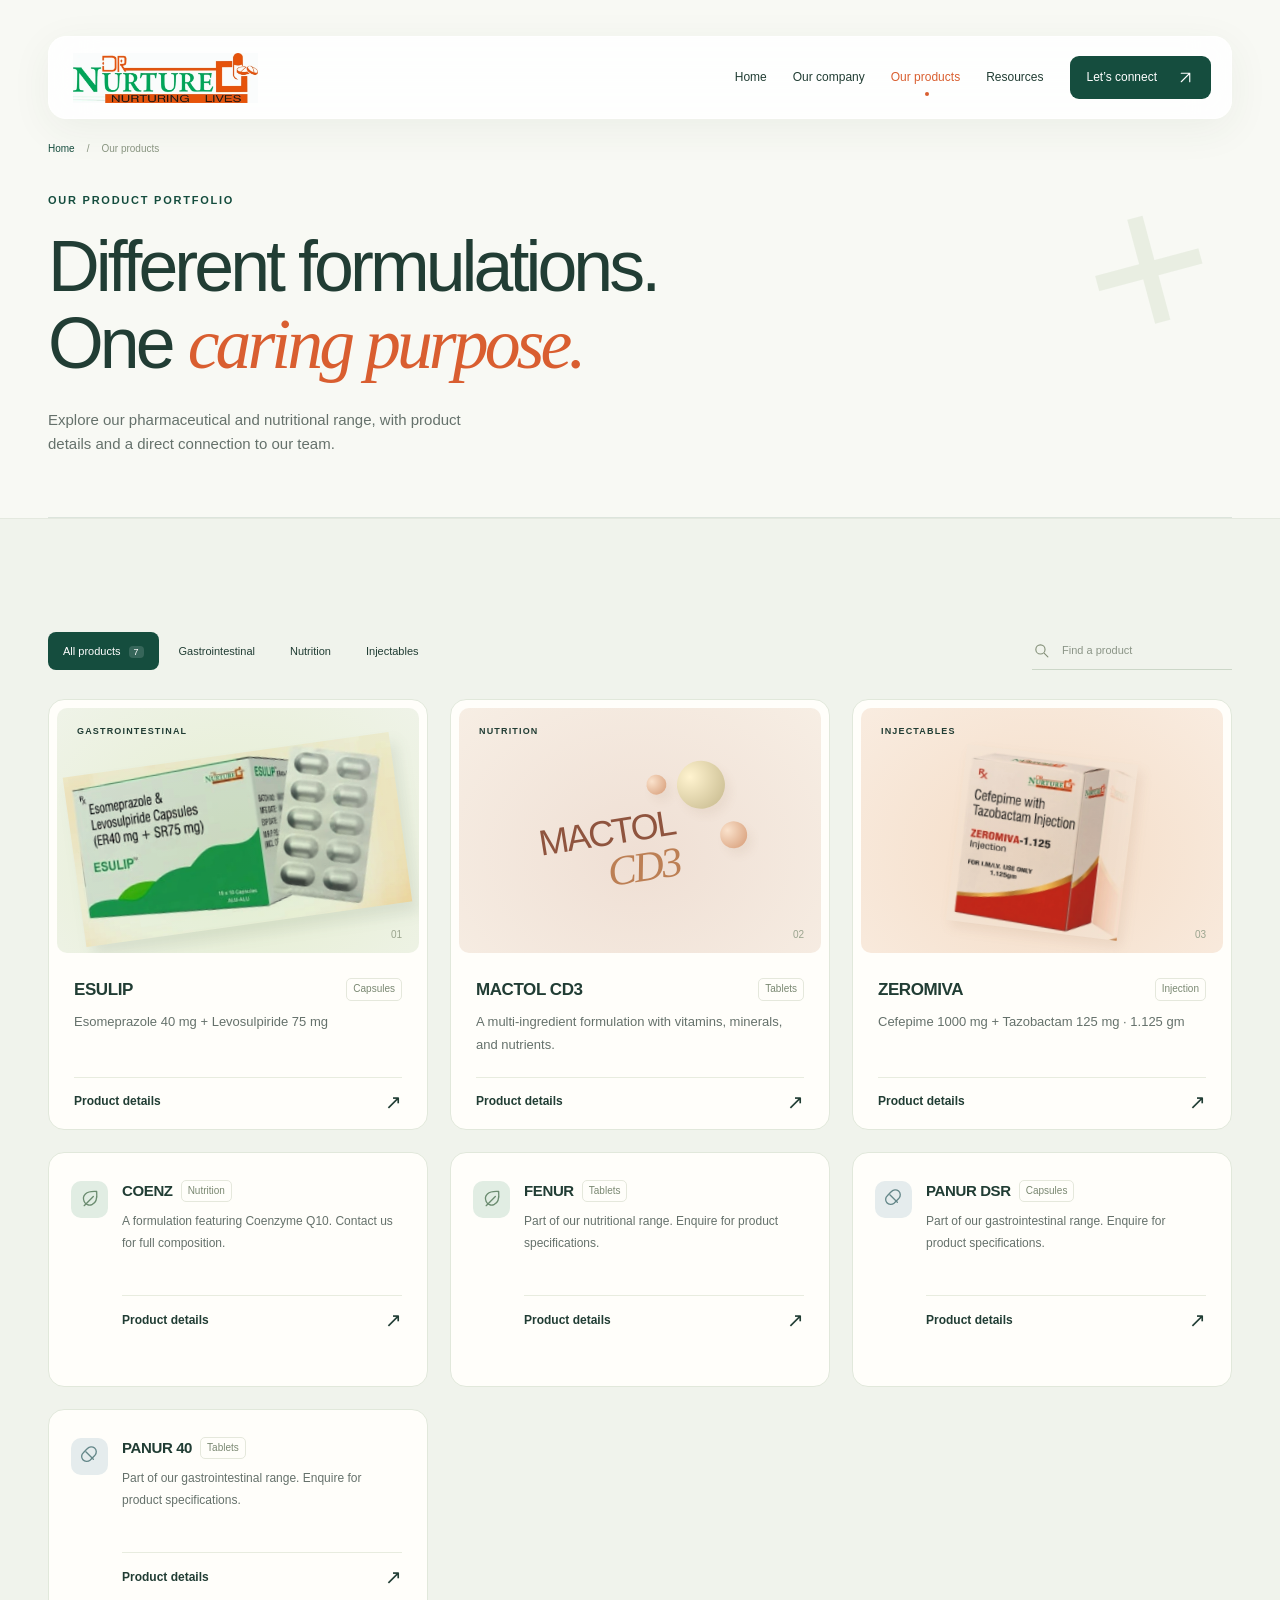
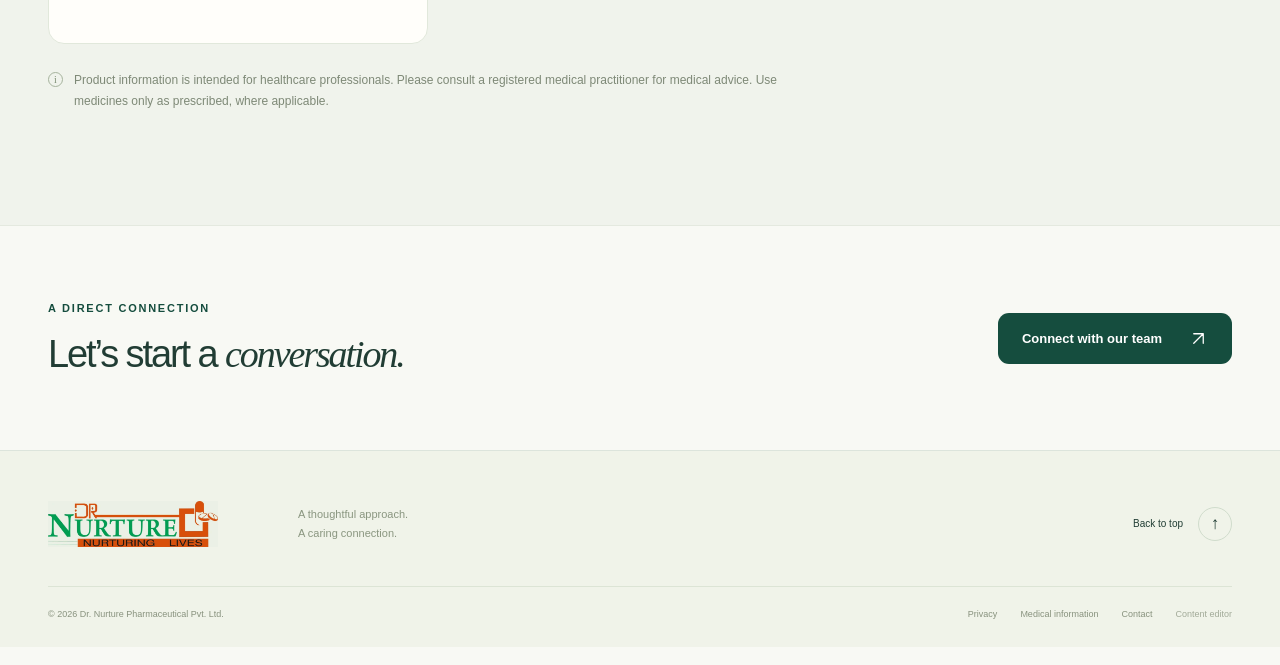
<file: products.html>
<!doctype html>
<html lang="en-IN"><head>
  <meta charset="utf-8">
  <meta name="viewport" content="width=device-width, initial-scale=1">
  <meta name="theme-color" content="#154d3e">
  <meta name="description" content="Our products — Dr. Nurture Pharmaceutical Pvt. Ltd., Greater Noida, India.">
  <meta name="robots" content="noindex, nofollow">
  <meta property="og:title" content="Dr. Nurture — Nurturing Lives">
  <meta property="og:description" content="Our company, our product portfolio, and a direct connection to the Dr. Nurture team in Greater Noida, India.">
  <meta property="og:type" content="website">
  <title>Our products | Dr. Nurture</title>
  <link rel="icon" href="favicon.png">
  <link rel="stylesheet" href="styles.css">
  <script src="content-data.js" defer></script>
  <script src="cms-core.js" defer></script>
  <script src="script.js" defer></script>
</head><body id="top" data-current-page="products"><a class="skip-link" href="#main">Skip to content</a><svg class="svg-defs" aria-hidden="true" xmlns="http://www.w3.org/2000/svg"><defs>
  <symbol id="arrow" viewBox="0 0 24 24"><path d="M5 12h14m-6-6 6 6-6 6"/></symbol>
  <symbol id="diagonal" viewBox="0 0 24 24"><path d="M6 18 18 6M6 6h12v12"/></symbol>
  <symbol id="plus" viewBox="0 0 24 24"><path d="M12 5v14M5 12h14"/></symbol>
  <symbol id="pin" viewBox="0 0 24 24"><path d="M20 10c0 6-8 11-8 11S4 16 4 10a8 8 0 1 1 16 0Z"/><circle cx="12" cy="10" r="2.5"/></symbol>
  <symbol id="phone" viewBox="0 0 24 24"><path d="m5 3 4 1 1 5-3 2c2 3 3 4 6 6l2-3 5 1 1 4c0 2-3 3-5 2C9 19 5 15 3 8 2 6 3 3 5 3Z"/></symbol>
  <symbol id="mail" viewBox="0 0 24 24"><rect x="3" y="5" width="18" height="14" rx="3"/><path d="m4 7 8 6 8-6"/></symbol>
  <symbol id="search" viewBox="0 0 24 24"><circle cx="10.5" cy="10.5" r="6.5"/><path d="m16 16 5 5"/></symbol>
  <symbol id="capsule" viewBox="0 0 24 24"><path d="m8 4-4 4a6 6 0 0 0 8 9l6-6a6 6 0 0 0-9-8L8 4Z"/><path d="m7 7 9 9"/></symbol>
  <symbol id="leaf" viewBox="0 0 24 24"><path d="M20 3C7 2 2 8 5 15s17 7 15-12Z"/><path d="m5 20 11-11"/></symbol>
  <symbol id="check" viewBox="0 0 24 24"><path d="m5 12 4 4L19 6"/></symbol>
  <symbol id="download" viewBox="0 0 24 24"><path d="M12 3v12m-5-5 5 5 5-5M4 16v5h16v-5"/></symbol>
  <symbol id="close" viewBox="0 0 24 24"><path d="m6 6 12 12M6 18 18 6"/></symbol>
</defs></svg><header class="site-header">
  <div class="nav-shell wrap">
    <a class="brand" href="index.html" aria-label="Dr. Nurture home"><img data-logo src="brand-logo.webp" alt="Dr. Nurture — Nurturing Lives" width="640" height="173"></a>
    <button class="menu-toggle" type="button" aria-label="Open navigation" aria-controls="navigation" aria-expanded="false"><span></span><span></span></button>
    <nav id="navigation" aria-label="Main navigation">
      <a href="index.html" data-page="home">Home</a><a href="about.html" data-page="about">Our company</a><a href="products.html" data-page="products" aria-current="page">Our products</a><a href="resources.html" data-page="resources">Resources</a>
      <a class="nav-contact" href="contact.html" data-page="contact">Let’s connect <svg class="icon"><use href="#diagonal"/></svg></a>
    </nav>
  </div>
</header><main id="main"><section class="page-masthead wrap"><p class="breadcrumbs"><a href="index.html">Home</a><span>/</span>Our products</p><p class="eyebrow">OUR PRODUCT PORTFOLIO</p><h1>Different formulations.<br>One <em>caring purpose.</em></h1><p class="page-description">Explore our pharmaceutical and nutritional range, with product details and a direct connection to our team.</p><span class="masthead-orbit" aria-hidden="true">+</span></section><section class="portfolio-section section" id="products"><div class="wrap">
  
  <div class="product-toolbar"><div class="filters" role="group" aria-label="Filter products by category"><button class="filter active" type="button" data-filter="all" aria-pressed="true">All products <span>7</span></button><button class="filter" type="button" data-filter="gastro" aria-pressed="false">Gastrointestinal</button><button class="filter" type="button" data-filter="nutrition" aria-pressed="false">Nutrition</button><button class="filter" type="button" data-filter="injection" aria-pressed="false">Injectables</button></div><label class="search-box"><svg class="icon"><use href="#search"/></svg><input id="product-search" type="search" placeholder="Find a product" aria-label="Search products by name or composition"></label></div>
  <p class="result-status sr-only" id="result-status" aria-live="polite" aria-atomic="true">Showing 7 products</p>
  <div class="product-grid" id="product-grid">
    <article class="product-card" data-category="gastro" data-search="esulip esomeprazole levosulpiride capsules gastrointestinal"><div class="product-visual visual-esulip"><span class="product-type">GASTROINTESTINAL</span><img src="esulip-pack.webp" alt="Esulip capsule carton and blister pack" width="511" height="266" loading="lazy"><span class="visual-index">01</span></div><div class="product-content"><div class="product-title"><h3>ESULIP</h3><span class="form-badge">Capsules</span></div><p>Esomeprazole 40 mg +<br>Levosulpiride 75 mg</p><button class="product-details" type="button" data-product="esulip">Product details <span>↗</span></button></div></article>
    <article class="product-card" data-category="nutrition" data-search="mactol cd3 methylcobalamin calcium alpha lipoic vitamin folic pyridoxine inositol benfotiamine chromium tablets nutrition"><div class="product-visual visual-mactol"><span class="product-type">NUTRITION</span><div class="formulation-art"><span class="molecule-dot"></span><span class="molecule-line"></span><span class="molecule-dot dot-two"></span><span class="molecule-dot dot-three"></span><span class="formulation-label">MACTOL<span>CD3</span></span></div><span class="visual-index">02</span></div><div class="product-content"><div class="product-title"><h3>MACTOL CD3</h3><span class="form-badge">Tablets</span></div><p>A multi-ingredient formulation with<br>vitamins, minerals, and nutrients.</p><button class="product-details" type="button" data-product="mactol">Product details <span>↗</span></button></div></article>
    <article class="product-card" data-category="injection" data-search="zeromiva 1.125 cefepime tazobactam injection injectable"><div class="product-visual visual-zeromiva"><span class="product-type">INJECTABLES</span><img src="zeromiva-pack.webp" alt="Zeromiva 1.125 gm injection carton" width="415" height="429" loading="lazy"><span class="visual-index">03</span></div><div class="product-content"><div class="product-title"><h3>ZEROMIVA</h3><span class="form-badge">Injection</span></div><p>Cefepime 1000 mg +<br>Tazobactam 125 mg · 1.125 gm</p><button class="product-details" type="button" data-product="zeromiva">Product details <span>↗</span></button></div></article>
    <article class="product-card compact-card" data-category="nutrition" data-search="coenz coenzyme q10 nutrition"><div class="compact-art art-coenz" aria-hidden="true"><svg class="icon"><use href="#leaf"/></svg></div><div class="product-content"><div class="product-title"><h3>COENZ</h3><span class="form-badge">Nutrition</span></div><p>A formulation featuring Coenzyme Q10.<br>Contact us for full composition.</p><button class="product-details" type="button" data-product="coenz">Product details <span>↗</span></button></div></article>
    <article class="product-card compact-card" data-category="nutrition" data-search="fenur tablets nutrition"><div class="compact-art art-fenur" aria-hidden="true"><svg class="icon"><use href="#plus"/></svg></div><div class="product-content"><div class="product-title"><h3>FENUR</h3><span class="form-badge">Tablets</span></div><p>Part of our nutritional range.<br>Enquire for product specifications.</p><button class="product-details" type="button" data-product="fenur">Product details <span>↗</span></button></div></article>
    <article class="product-card compact-card" data-category="gastro" data-search="panur dsr capsules gastrointestinal"><div class="compact-art art-panur" aria-hidden="true"><svg class="icon"><use href="#capsule"/></svg></div><div class="product-content"><div class="product-title"><h3>PANUR DSR</h3><span class="form-badge">Capsules</span></div><p>Part of our gastrointestinal range.<br>Enquire for product specifications.</p><button class="product-details" type="button" data-product="panur-dsr">Product details <span>↗</span></button></div></article>
    <article class="product-card compact-card" data-category="gastro" data-search="panur 40 tablets gastrointestinal"><div class="compact-art art-panur40" aria-hidden="true"><span>40</span></div><div class="product-content"><div class="product-title"><h3>PANUR 40</h3><span class="form-badge">Tablets</span></div><p>Part of our gastrointestinal range.<br>Enquire for product specifications.</p><button class="product-details" type="button" data-product="panur-40">Product details <span>↗</span></button></div></article>
  </div>
  <div class="empty-state" id="empty-state" hidden><svg class="icon"><use href="#search"/></svg><h3>No matching products</h3><p>Try another name or explore the full range.</p><button class="button button-green" id="reset-search" type="button">Show all products</button></div>
  <div class="product-footnote"><span class="info-dot">i</span><p>Product information is intended for healthcare professionals. Please consult a registered medical practitioner for medical advice. Use medicines only as prescribed, where applicable.</p></div>
</div></section><section class="page-cta wrap"><div><p class="eyebrow">A DIRECT CONNECTION</p><h2>Let’s start a <em>conversation.</em></h2></div><a class="button button-green" href="contact.html">Connect with our team <svg class="icon"><use href="#diagonal"/></svg></a></section></main><footer class="site-footer"><div class="wrap"><div class="footer-top"><a class="brand" href="index.html" aria-label="Back to Dr. Nurture home"><img data-logo src="brand-logo.webp" alt="Dr. Nurture — Nurturing Lives" width="640" height="173" loading="lazy"></a><p>A thoughtful approach.<br>A caring connection.</p><a class="back-top" href="#top">Back to top <span>↑</span></a></div><div class="footer-bottom"><p>© <span id="year">2026</span> Dr. Nurture Pharmaceutical Pvt. Ltd.</p><div><button type="button" data-policy="privacy">Privacy</button><button type="button" data-policy="information">Medical information</button><a href="contact.html">Contact</a><a href="admin.html" class="editor-link">Content editor</a></div></div></div></footer><dialog class="site-dialog" id="detail-dialog" aria-labelledby="dialog-title"><div class="dialog-inner"><button class="dialog-close" type="button" aria-label="Close dialog"><svg class="icon"><use href="#close"/></svg></button><div id="dialog-content"></div></div></dialog><noscript><p class="noscript-note">Enable JavaScript for product search and literature viewers. Contact details and page navigation remain available.</p></noscript></body></html>
</file>
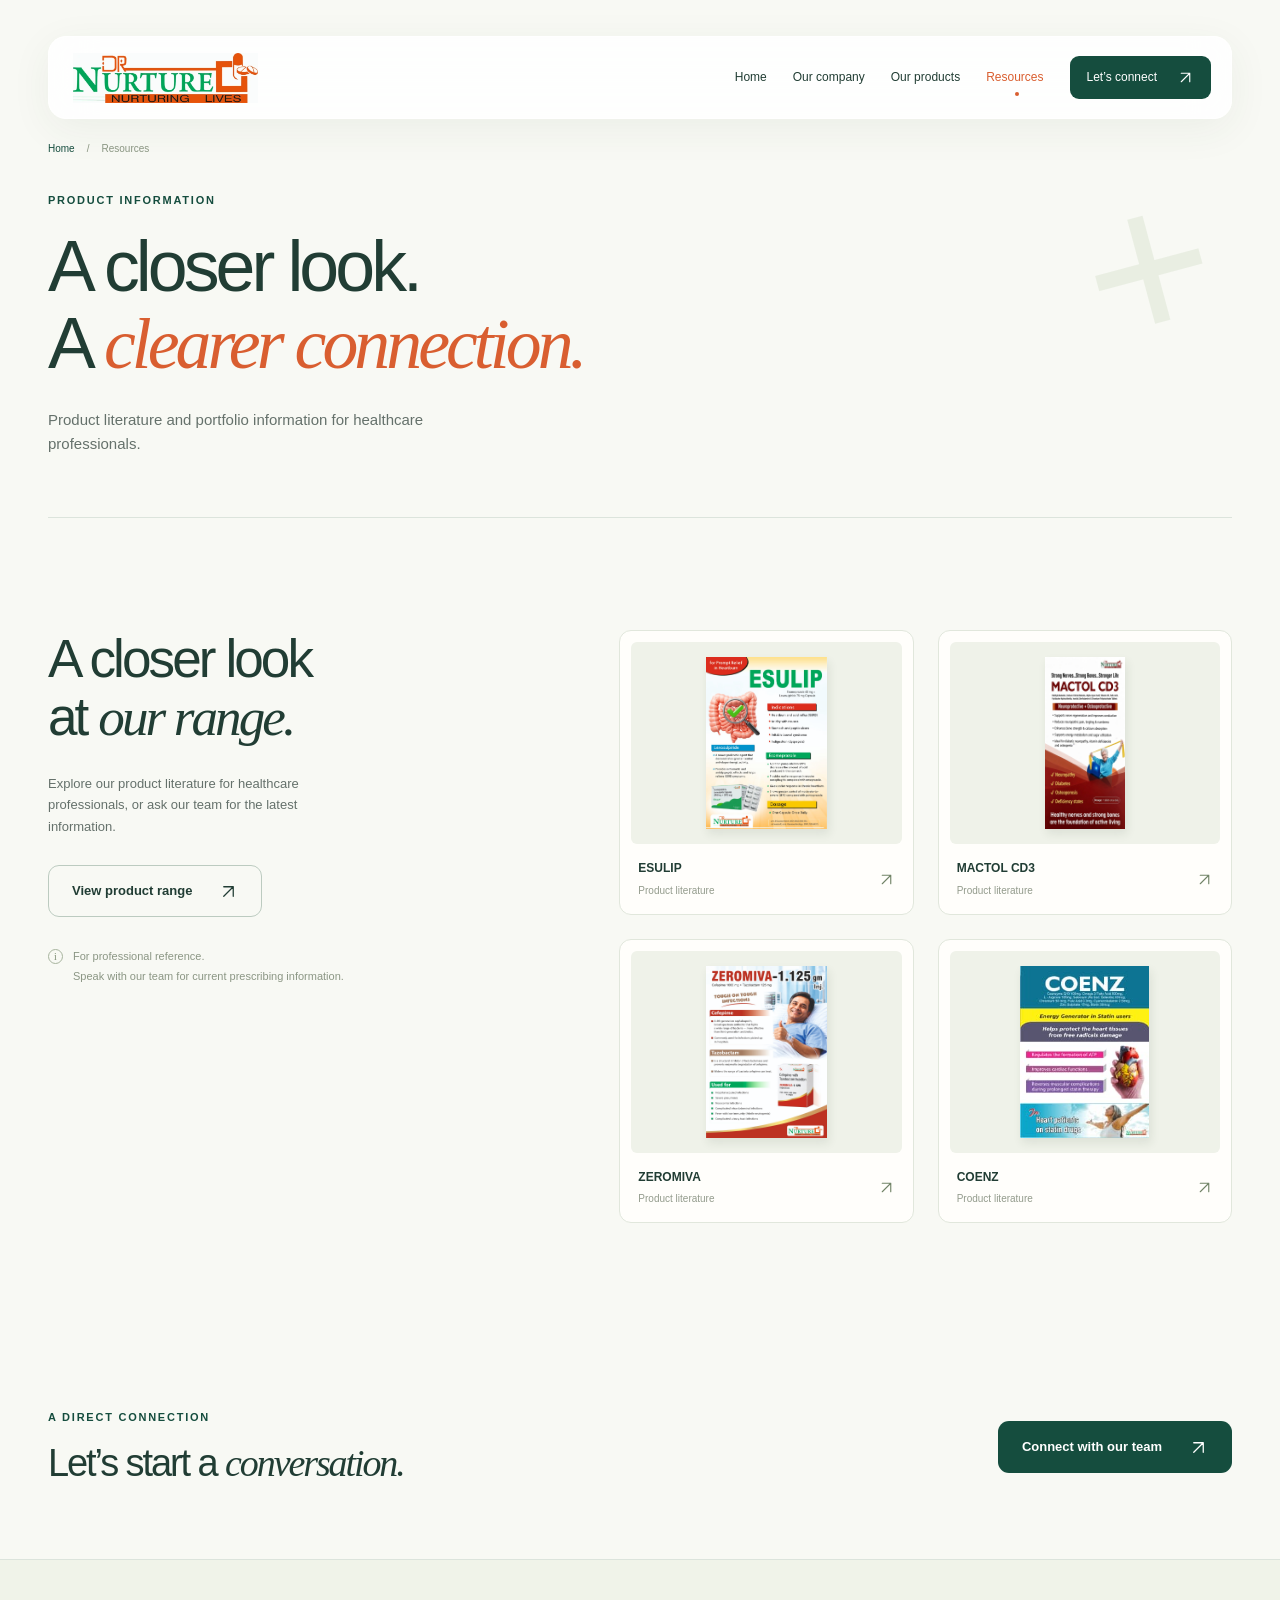
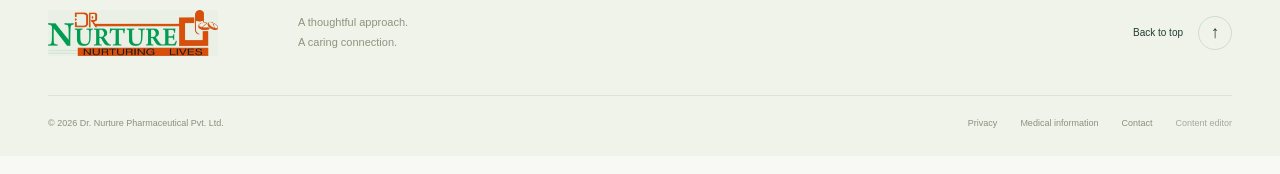
<file: resources.html>
<!doctype html>
<html lang="en-IN"><head>
  <meta charset="utf-8">
  <meta name="viewport" content="width=device-width, initial-scale=1">
  <meta name="theme-color" content="#154d3e">
  <meta name="description" content="Resources — Dr. Nurture Pharmaceutical Pvt. Ltd., Greater Noida, India.">
  <meta name="robots" content="noindex, nofollow">
  <meta property="og:title" content="Dr. Nurture — Nurturing Lives">
  <meta property="og:description" content="Our company, our product portfolio, and a direct connection to the Dr. Nurture team in Greater Noida, India.">
  <meta property="og:type" content="website">
  <title>Resources | Dr. Nurture</title>
  <link rel="icon" href="favicon.png">
  <link rel="stylesheet" href="styles.css">
  <script src="content-data.js" defer></script>
  <script src="cms-core.js" defer></script>
  <script src="script.js" defer></script>
</head><body id="top" data-current-page="resources"><a class="skip-link" href="#main">Skip to content</a><svg class="svg-defs" aria-hidden="true" xmlns="http://www.w3.org/2000/svg"><defs>
  <symbol id="arrow" viewBox="0 0 24 24"><path d="M5 12h14m-6-6 6 6-6 6"/></symbol>
  <symbol id="diagonal" viewBox="0 0 24 24"><path d="M6 18 18 6M6 6h12v12"/></symbol>
  <symbol id="plus" viewBox="0 0 24 24"><path d="M12 5v14M5 12h14"/></symbol>
  <symbol id="pin" viewBox="0 0 24 24"><path d="M20 10c0 6-8 11-8 11S4 16 4 10a8 8 0 1 1 16 0Z"/><circle cx="12" cy="10" r="2.5"/></symbol>
  <symbol id="phone" viewBox="0 0 24 24"><path d="m5 3 4 1 1 5-3 2c2 3 3 4 6 6l2-3 5 1 1 4c0 2-3 3-5 2C9 19 5 15 3 8 2 6 3 3 5 3Z"/></symbol>
  <symbol id="mail" viewBox="0 0 24 24"><rect x="3" y="5" width="18" height="14" rx="3"/><path d="m4 7 8 6 8-6"/></symbol>
  <symbol id="search" viewBox="0 0 24 24"><circle cx="10.5" cy="10.5" r="6.5"/><path d="m16 16 5 5"/></symbol>
  <symbol id="capsule" viewBox="0 0 24 24"><path d="m8 4-4 4a6 6 0 0 0 8 9l6-6a6 6 0 0 0-9-8L8 4Z"/><path d="m7 7 9 9"/></symbol>
  <symbol id="leaf" viewBox="0 0 24 24"><path d="M20 3C7 2 2 8 5 15s17 7 15-12Z"/><path d="m5 20 11-11"/></symbol>
  <symbol id="check" viewBox="0 0 24 24"><path d="m5 12 4 4L19 6"/></symbol>
  <symbol id="download" viewBox="0 0 24 24"><path d="M12 3v12m-5-5 5 5 5-5M4 16v5h16v-5"/></symbol>
  <symbol id="close" viewBox="0 0 24 24"><path d="m6 6 12 12M6 18 18 6"/></symbol>
</defs></svg><header class="site-header">
  <div class="nav-shell wrap">
    <a class="brand" href="index.html" aria-label="Dr. Nurture home"><img data-logo src="brand-logo.webp" alt="Dr. Nurture — Nurturing Lives" width="640" height="173"></a>
    <button class="menu-toggle" type="button" aria-label="Open navigation" aria-controls="navigation" aria-expanded="false"><span></span><span></span></button>
    <nav id="navigation" aria-label="Main navigation">
      <a href="index.html" data-page="home">Home</a><a href="about.html" data-page="about">Our company</a><a href="products.html" data-page="products">Our products</a><a href="resources.html" data-page="resources" aria-current="page">Resources</a>
      <a class="nav-contact" href="contact.html" data-page="contact">Let’s connect <svg class="icon"><use href="#diagonal"/></svg></a>
    </nav>
  </div>
</header><main id="main"><section class="page-masthead wrap"><p class="breadcrumbs"><a href="index.html">Home</a><span>/</span>Resources</p><p class="eyebrow">PRODUCT INFORMATION</p><h1>A closer look.<br>A <em>clearer connection.</em></h1><p class="page-description">Product literature and portfolio information for healthcare professionals.</p><span class="masthead-orbit" aria-hidden="true">+</span></section><section class="resources-section section wrap" id="resources">
  
  <div class="resource-layout"><div class="resource-intro"><h2>A closer look<br>at <em>our range.</em></h2><p>Explore our product literature for healthcare professionals, or ask our team for the latest information.</p><button class="button button-outline" type="button" data-resource="range">View product range <svg class="icon"><use href="#diagonal"/></svg></button><div class="resource-note"><span class="info-dot">i</span><span>For professional reference.<br>Speak with our team for current prescribing information.</span></div></div>
  <div class="literature-grid">
    <button class="literature-card" type="button" data-resource="esulip"><span class="literature-image"><img src="esulip-literature.jpg" alt="Esulip product literature" width="1132" height="1599" loading="lazy"></span><span class="literature-caption"><span><b>ESULIP</b><small>Product literature</small></span><svg class="icon"><use href="#diagonal"/></svg></span></button>
    <button class="literature-card" type="button" data-resource="mactol"><span class="literature-image"><img src="mactol-literature.jpg" alt="Mactol CD3 product literature" width="688" height="1472" loading="lazy"></span><span class="literature-caption"><span><b>MACTOL CD3</b><small>Product literature</small></span><svg class="icon"><use href="#diagonal"/></svg></span></button>
    <button class="literature-card" type="button" data-resource="zeromiva"><span class="literature-image"><img src="zeromiva-literature.jpg" alt="Zeromiva product literature" width="1131" height="1600" loading="lazy"></span><span class="literature-caption"><span><b>ZEROMIVA</b><small>Product literature</small></span><svg class="icon"><use href="#diagonal"/></svg></span></button>
    <button class="literature-card" type="button" data-resource="coenz"><span class="literature-image"><img src="coenz-literature.jpg" alt="Coenz product literature" width="192" height="256" loading="lazy"></span><span class="literature-caption"><span><b>COENZ</b><small>Product literature</small></span><svg class="icon"><use href="#diagonal"/></svg></span></button>
  </div></div>
</section><section class="page-cta wrap"><div><p class="eyebrow">A DIRECT CONNECTION</p><h2>Let’s start a <em>conversation.</em></h2></div><a class="button button-green" href="contact.html">Connect with our team <svg class="icon"><use href="#diagonal"/></svg></a></section></main><footer class="site-footer"><div class="wrap"><div class="footer-top"><a class="brand" href="index.html" aria-label="Back to Dr. Nurture home"><img data-logo src="brand-logo.webp" alt="Dr. Nurture — Nurturing Lives" width="640" height="173" loading="lazy"></a><p>A thoughtful approach.<br>A caring connection.</p><a class="back-top" href="#top">Back to top <span>↑</span></a></div><div class="footer-bottom"><p>© <span id="year">2026</span> Dr. Nurture Pharmaceutical Pvt. Ltd.</p><div><button type="button" data-policy="privacy">Privacy</button><button type="button" data-policy="information">Medical information</button><a href="contact.html">Contact</a><a href="admin.html" class="editor-link">Content editor</a></div></div></div></footer><dialog class="site-dialog" id="detail-dialog" aria-labelledby="dialog-title"><div class="dialog-inner"><button class="dialog-close" type="button" aria-label="Close dialog"><svg class="icon"><use href="#close"/></svg></button><div id="dialog-content"></div></div></dialog><noscript><p class="noscript-note">Enable JavaScript for product search and literature viewers. Contact details and page navigation remain available.</p></noscript></body></html>
</file>
<file: styles.css>
:root{--green:#154d3e;--green-deep:#123e33;--ink:#213d34;--muted:#65716b;--cream:#f8f9f4;--orange:#d95e30;--line:#dce4dc;--ease:cubic-bezier(.2,.7,.2,1)}
*{box-sizing:border-box}html{scroll-behavior:smooth;scroll-padding-top:116px}body{margin:0;color:var(--ink);background:var(--cream);font-family:Inter,-apple-system,BlinkMacSystemFont,"Segoe UI",Arial,sans-serif;font-size:16px;line-height:1.65;-webkit-font-smoothing:antialiased}body.dialog-open{overflow:hidden}a{color:inherit;text-decoration:none}button,input{font:inherit}button,a,input,summary{-webkit-tap-highlight-color:transparent}button{color:inherit;cursor:pointer}button:disabled{cursor:default}button{border:0}img{max-width:100%;display:block;height:auto}h1,h2,h3,p{margin-top:0}h1,h2{font-weight:500;letter-spacing:-.055em;line-height:1.08}h2{font-size:clamp(38px,4.15vw,58px);margin-bottom:27px}h1 em,h2 em{font-family:Georgia,"Times New Roman",serif;font-weight:400;letter-spacing:-.055em}h1 em{color:var(--orange)}h3{line-height:1.3;letter-spacing:-.025em;font-weight:600}p{color:var(--muted)}:focus-visible{outline:3px solid var(--orange);outline-offset:5px}::selection{background:#dfedcb;color:var(--green)}.wrap{width:min(1240px,calc(100% - 96px));margin-inline:auto}.icon{width:22px;height:22px;fill:none;stroke:currentColor;stroke-width:1.6;stroke-linecap:round;stroke-linejoin:round;flex-shrink:0}.svg-defs{position:absolute;width:0;height:0;overflow:hidden}.section{padding-block:112px}.eyebrow{font-size:11px;letter-spacing:.16em;font-weight:650;line-height:1.4;color:var(--green);display:flex;align-items:center;gap:10px;margin-bottom:24px}.status-dot{width:7px;height:7px;display:block;border-radius:100%;background:#82a96e;box-shadow:0 0 0 5px #e8efdf}.section-top{display:flex;align-items:center;justify-content:space-between;margin-bottom:38px}.section-top .eyebrow{margin:0}.section-note{font-size:12px;color:#78847c}.button{display:inline-flex;align-items:center;justify-content:center;gap:27px;padding:15px 23px;border:1px solid transparent;border-radius:11px;font-size:13px;line-height:1.5;font-weight:600;transition:background .2s,transform .2s,box-shadow .2s}.button:hover{transform:translateY(-3px);box-shadow:0 7px 18px #143f3020}.button .icon{width:19px;height:19px}.button-green{background:var(--green);color:white}.button-green:hover{background:#22644e}.button-outline{border-color:#bccbc0;background:transparent}.button-outline:hover{background:#edf2e7}.button-cream{background:#edf2d9;color:var(--green)}.text-link{display:inline-flex;align-items:center;gap:14px;font-weight:600;font-size:13px;line-height:1.4}.text-link .icon{width:17px;height:17px;transition:transform .2s}.text-link:hover .icon{transform:translate(2px,-2px)}.green-link{margin-top:14px}.skip-link{position:fixed;z-index:100;left:20px;top:-100px;background:white;padding:12px 20px}.skip-link:focus{top:15px}.sr-only{position:absolute;width:1px;height:1px;padding:0;margin:-1px;overflow:hidden;clip:rect(0,0,0,0);white-space:nowrap;border:0}
/* A quiet, floating navigation surface. */
.site-header{position:sticky;z-index:30;top:18px;padding-top:18px;margin-top:-18px}.nav-shell{min-height:83px;background:#ffffffd9;border:1px solid #fff;border-radius:18px;display:flex;align-items:center;justify-content:space-between;padding:14px 20px 14px 24px;box-shadow:0 10px 40px #324f3410;backdrop-filter:blur(22px);-webkit-backdrop-filter:blur(22px)}.brand{display:block;width:185px;flex-shrink:0}.brand img{mix-blend-mode:multiply;width:100%}.nav-shell nav{display:flex;align-items:center;gap:32px}.nav-shell nav>a{font-size:12px;font-weight:500}.nav-shell nav>a:not(.nav-contact){padding-block:10px}.nav-shell nav>a:not(.nav-contact):hover{color:var(--orange)}.nav-shell .nav-contact{background:var(--green);color:#fff;border-radius:9px;padding:12px 17px;display:flex;gap:20px;align-items:center}.nav-contact .icon{width:17px;height:17px}.menu-toggle{display:none;background:transparent;width:42px;height:42px;border-radius:9px;padding:10px}.menu-toggle span{display:block;height:1.5px;background:var(--green);margin:6px 0}
/* Layered product display, built in CSS with the supplied packaging. */
.hero{position:relative;min-height:740px;display:grid;grid-template-columns:1.04fr 1fr;gap:12px;align-items:center;padding-top:42px;padding-bottom:88px}.hero-copy{position:relative;z-index:3}.hero .eyebrow{margin-bottom:27px}.hero h1{font-size:clamp(62px,6.4vw,89px);margin-bottom:24px;white-space:nowrap}.hero-description{font-size:16px;max-width:390px;line-height:1.75;margin-bottom:29px}.hero-actions{display:flex;align-items:center;gap:27px}.hero-location{display:flex;align-items:center;gap:12px;margin-top:43px;font-size:8px;letter-spacing:.12em;color:#758177;line-height:1.7}.hero-location strong{font-size:11px;letter-spacing:0;font-weight:500;color:var(--green)}.location-icon{width:36px;height:36px;border:1px solid var(--line);border-radius:50%;display:grid;place-items:center}.location-icon .icon{width:16px;height:16px}.spatial-scene{height:580px;position:relative;perspective:1000px;isolation:isolate}.scene-glow{position:absolute;inset:5% -10% 5% -5%;background:radial-gradient(ellipse at 48% 42%,#dce9cde0,transparent 65%),radial-gradient(ellipse at 82% 80%,#eddbc4b0,transparent 50%);filter:blur(10px);z-index:-2}.orbit{position:absolute;border:1px solid #c4d6bb70;border-radius:50%;transform:rotate(-23deg) scale(.87)}.orbit-one{inset:20px -8px 34px 3px}.orbit-two{inset:60px -35px 70px -21px;transform:rotate(33deg) scale(.84)}.spatial-card{position:absolute;border:1px solid #ffffffd9;box-shadow:16px 26px 48px #234b3520,inset 0 0 24px #fff9;border-radius:24px;background:linear-gradient(135deg,#fff9,#fff5);backdrop-filter:blur(12px);-webkit-backdrop-filter:blur(12px)}.main-pack{width:330px;height:338px;left:17px;top:106px;transform:rotate(-8deg);padding:25px 23px;z-index:3}.main-pack>img{width:100%;margin-top:36px;mix-blend-mode:multiply;filter:drop-shadow(8px 12px 8px #213d3418);transform:rotate(3deg)}.glass-tag{font-size:8px;font-weight:600;letter-spacing:.15em;color:#567460}.pack-caption{position:absolute;bottom:22px;left:24px;right:24px;display:flex;align-items:center;justify-content:space-between}.pack-caption b{font-size:12px;display:block;letter-spacing:.08em}.pack-caption small{display:block;font-size:10px;color:#7a897d;margin-top:3px}.tiny-plus{border:1px solid #b2c4b7;border-radius:50%;width:26px;height:26px;text-align:center;line-height:23px}.secondary-pack{width:217px;height:289px;right:-7px;top:244px;transform:rotate(10deg);z-index:4;background:linear-gradient(135deg,#ffffffc4,#f5eee2b8)}.secondary-pack>img{width:170px;height:182px;object-fit:contain;mix-blend-mode:multiply;margin:24px auto}.secondary-pack .pack-caption{left:22px;bottom:19px}.secondary-pack .pack-caption b{font-size:10px}.secondary-pack .pack-caption small{font-size:9px}.floating-label{position:absolute;z-index:6;top:39px;left:97px;background:#ffffffb3;backdrop-filter:blur(16px);border:1px solid #fff;border-radius:13px;box-shadow:0 12px 24px #20463012;padding:14px 23px 14px 13px;display:flex;align-items:center;gap:11px;transform:rotate(3deg);font-size:12px;font-weight:600}.floating-label small{display:block;font-weight:400;color:#83907e;font-size:9px;margin-top:3px}.label-icon{display:grid;place-items:center;width:34px;height:34px;border-radius:11px;background:#e4edd6;color:#4b7351}.label-icon .icon{width:19px;height:19px}.floating-pill{height:77px;width:34px;display:flex;flex-direction:column;position:absolute;right:28px;top:115px;transform:rotate(37deg);border-radius:40px;overflow:hidden;box-shadow:9px 13px 16px #63452228;z-index:2}.floating-pill span{height:50%;background:linear-gradient(90deg,#d85f2d,#f8b778 56%,#e38647)}.floating-pill span+span{background:linear-gradient(90deg,#ebdfcc,#fff8e9 56%,#dfd3bb)}.scene-bottom{position:absolute;left:56px;bottom:4px;display:flex;gap:11px;align-items:center;font-size:8px;letter-spacing:.13em;line-height:1.8;color:#6c7c69}.little-cross{font-size:32px;color:#9cb68c;font-weight:300;line-height:1}.scroll-hint{position:absolute;bottom:22px;left:0;font-size:10px;color:#83917e;display:flex;align-items:center;gap:20px}.scroll-hint span+span{font-size:17px}.intro-strip{background:#edf1e6;border-top:1px solid #e2e9da;border-bottom:1px solid #e2e9da}.strip-inner{display:flex;justify-content:space-around;align-items:center;min-height:86px;gap:20px}.strip-inner>span{display:flex;align-items:center;gap:12px;font-size:12px;font-weight:500}.strip-inner .icon{width:20px;height:20px;color:#849978}
/* Company story. */
.about-grid{display:grid;grid-template-columns:1fr 1fr;gap:110px;align-items:center}.about-grid p{max-width:450px;font-size:14px}.about-grid .large-copy{font-size:19px;color:#4e6257;line-height:1.65;margin-bottom:21px;max-width:380px}.about-composition{position:relative;padding:13px 12px 27px 10px}.brand-story{min-height:400px;padding:34px 40px;border:1px solid #fff;border-radius:22px;position:relative;overflow:hidden;background:linear-gradient(135deg,#f0f4e8,#e5ecdf);box-shadow:14px 20px 32px #3853370d;transform:rotate(2.5deg)}.story-kicker{font-size:9px;letter-spacing:.16em;color:#71866e}.brand-story>img{width:220px;margin-block:46px 23px;mix-blend-mode:multiply}.brand-story>p{font-size:24px;color:var(--green);line-height:1.25;font-weight:500;letter-spacing:-.03em}.story-line{display:block;width:39px;height:2px;background:var(--orange);margin-top:30px}.story-bottom{display:block;font-size:9px;letter-spacing:.16em;color:#8c9a80;margin-top:18px}.story-leaf{position:absolute;right:-53px;bottom:-30px;width:245px;height:245px;fill:none;stroke:#b5c7ab;stroke-width:.35;opacity:.5;transform:rotate(-22deg)}.address-stamp{display:flex;align-items:center;gap:14px;position:absolute;bottom:0;right:-12px;background:#fffefa;border:1px solid white;padding:20px 28px;box-shadow:0 14px 35px #2e4a3314;border-radius:13px;transform:rotate(-3deg)}.address-stamp>.icon{color:var(--orange);width:23px;height:23px}.address-stamp strong,.address-stamp span{display:block;font-size:11px}.address-stamp strong{font-weight:600}.address-stamp span{color:#899181;font-size:10px;margin-top:2px}.about-details{display:grid;grid-template-columns:repeat(3,1fr);gap:52px;border-top:1px solid var(--line);padding-top:36px;margin-top:80px}.detail-number{font-size:10px;color:#849677;letter-spacing:.08em}.about-details h3{margin-block:14px 9px;font-size:16px}.about-details p{font-size:12px;max-width:285px;margin:0;line-height:1.9}
/* Product collection. */
.portfolio-section{background:#f0f3ec;border-block:1px solid #e4e9df}.section-heading{display:flex;align-items:end;justify-content:space-between;gap:45px;margin-bottom:44px}.section-heading h2{margin:0}.section-heading>p{font-size:13px;line-height:1.85;max-width:300px;margin-bottom:3px}.product-toolbar{display:flex;align-items:center;justify-content:space-between;gap:20px;margin-bottom:29px}.filters{display:flex;gap:5px;flex-wrap:wrap}.filter{background:transparent;padding:10px 15px;border-radius:8px;font-size:11px;white-space:nowrap;transition:background .2s}.filter:hover{background:#e2e9db}.filter.active{color:#fff;background:var(--green)}.filter span{font-size:9px;background:#ffffff25;padding:1px 5px;border-radius:4px;margin-left:5px}.search-box{display:flex;align-items:center;gap:9px;border-bottom:1px solid #ccd7c8;padding:7px 1px;min-width:200px}.search-box .icon{width:17px;height:17px;color:#849079}.search-box input{background:transparent;border:0;padding:3px;font-size:11px;min-width:0;width:170px;color:var(--ink)}.search-box input::placeholder{color:#8b9587}.search-box input:focus{outline:none}.search-box:focus-within{border-color:var(--green);box-shadow:0 1px 0 var(--green)}.product-grid{display:grid;grid-template-columns:repeat(3,1fr);gap:22px}.product-card{background:#fffefa;border:1px solid #e1e8db;border-radius:16px;overflow:hidden;transition:transform .3s var(--ease),box-shadow .3s;min-width:0}.product-card:hover{transform:translateY(-5px);box-shadow:0 15px 28px #2f503413}.product-card[hidden]{display:none}.product-visual{height:245px;margin:8px 8px 0;border-radius:10px;position:relative;overflow:hidden;display:flex;align-items:center;justify-content:center}.product-type{position:absolute;left:20px;top:16px;font-size:7px;font-weight:600;letter-spacing:.13em;z-index:2}.visual-index{position:absolute;bottom:10px;right:17px;font-size:10px;color:#9ba58f;font-weight:500}.visual-esulip{background:radial-gradient(ellipse at 50% 60%,#e4edcf,#eff3e8)}.visual-esulip img{width:91%;mix-blend-mode:multiply;transform:rotate(-8deg);filter:drop-shadow(6px 11px 7px #2f483518);margin-top:17px}.visual-zeromiva{background:radial-gradient(ellipse at 50% 60%,#f4dcc6,#f9ece0)}.visual-zeromiva img{width:172px;height:179px;object-fit:contain;mix-blend-mode:multiply;transform:rotate(7deg);margin-top:23px;filter:drop-shadow(5px 6px 6px #77452415)}.visual-mactol{background:radial-gradient(ellipse at 50% 60%,#efdfd4,#f7eee4)}.formulation-art{position:relative;width:230px;height:150px;transform:rotate(-9deg);margin-top:20px}.formulation-label{position:absolute;bottom:28px;left:15px;font-size:36px;font-weight:500;letter-spacing:-.06em;color:#8f543e;line-height:1}.formulation-label>span{display:block;text-align:right;font-family:Georgia,serif;font-style:italic;font-size:42px;color:#bc7f54}.molecule-dot{position:absolute;width:48px;height:48px;border-radius:50%;right:22px;top:5px;background:radial-gradient(circle at 30% 30%,#fff3cf,#c3b68a);box-shadow:4px 7px 10px #96785617}.dot-two{width:20px;height:20px;right:80px;top:12px;background:radial-gradient(circle at 30% 30%,#fae2cc,#d59973)}.dot-three{width:27px;height:27px;right:8px;top:70px;background:radial-gradient(circle at 30% 30%,#fae2cc,#d59973)}.molecule-line{height:1px;background:#d2b89c;position:absolute;top:42px;right:29px;width:48px;transform:rotate(-20deg)}.product-content{padding:25px 25px 17px}.product-title{display:flex;align-items:center;justify-content:space-between;gap:8px;margin-bottom:9px}.product-title h3{margin:0;font-size:17px;letter-spacing:-.025em}.form-badge{font-size:8px;border:1px solid #e5e8dc;border-radius:5px;padding:2px 6px;color:#7a8872;white-space:nowrap}.product-content p{font-size:11px;line-height:1.8;min-height:42px;margin-bottom:19px}.product-details{display:flex;width:100%;align-items:center;justify-content:space-between;padding:14px 0 0;border-top:1px solid #e8ecdf;font-size:10px;font-weight:600;background:transparent;line-height:1.4}.product-details>span{font-size:20px;line-height:1;font-weight:400}.product-details:hover{color:var(--orange)}.compact-card{display:flex;align-items:flex-start;position:relative;min-height:211px}.compact-card .product-content{flex:1;padding-top:27px;padding-left:0;min-width:0}.compact-card .product-title{flex-wrap:wrap;justify-content:flex-start;gap:8px}.compact-card .product-content p{font-size:10px}.compact-card .product-title h3{font-size:14px}.compact-art{margin:28px 14px 0 22px;flex-shrink:0;display:grid;place-items:center;width:37px;height:37px;border-radius:10px}.compact-art .icon{width:20px;height:20px}.art-coenz{background:#e1ede3;color:#6b8c70}.art-fenur{background:#f6e7d4;color:#be8859}.art-panur{background:#e5eced;color:#648789}.art-panur40{background:#ece6f1;color:#8f77a0}.art-panur40 span{font-size:16px;font-family:Georgia,serif}.product-footnote{display:flex;align-items:start;gap:11px;margin-top:26px;max-width:760px}.product-footnote p{font-size:10px;line-height:1.8;margin:0;color:#7e8977}.info-dot{border:1px solid #a6b39d;border-radius:50%;height:15px;width:15px;line-height:14px;text-align:center;font-family:Georgia,serif;font-size:10px;flex-shrink:0;margin-top:2px;color:#7e8e74}.empty-state{text-align:center;padding:64px 20px;border:1px dashed #c6d2bf;border-radius:14px}.empty-state>.icon{width:32px;height:32px;margin-bottom:10px}.empty-state h3{margin-bottom:6px}.empty-state p{font-size:13px}.empty-state .button{margin-top:8px}
/* Original literature. */
.resource-layout{display:grid;grid-template-columns:.88fr 1.12fr;gap:90px;align-items:start}.resource-intro{position:sticky;top:145px}.resource-intro>p{font-size:13px;max-width:320px;margin-bottom:28px}.resource-note{display:flex;gap:10px;align-items:start;color:#8b9684;font-size:10px;line-height:1.8;margin-top:30px}.literature-grid{display:grid;grid-template-columns:1fr 1fr;gap:24px}.literature-card{text-align:left;border:1px solid #e1e7dc;padding:11px;border-radius:12px;background:#fffefb;transition:transform .3s,box-shadow .3s;min-width:0}.literature-card:hover{transform:translateY(-5px) rotate(-1deg);box-shadow:0 14px 25px #234b3510}.literature-image{display:flex;align-items:center;justify-content:center;height:202px;background:#eff2e9;border-radius:6px;overflow:hidden;padding:15px}.literature-image img{object-fit:contain;height:100%;width:auto;max-width:100%;box-shadow:2px 5px 9px #2e402d18}.literature-caption{display:flex;align-items:center;justify-content:space-between;padding:15px 7px 3px}.literature-caption b{font-size:11px;display:block;font-weight:600}.literature-caption small{display:block;font-size:9px;color:#939b8c;margin-top:4px}.literature-caption .icon{width:17px;height:17px;color:#718467}
/* Contact and company details. */
.contact-section{background:var(--green-deep);color:#f2f4df;position:relative;overflow:hidden}.contact-layout{display:grid;grid-template-columns:1.1fr 1fr;gap:100px;position:relative;z-index:1}.contact-copy{position:relative}.light-eyebrow{color:#a3b995}.contact-copy h2{font-size:clamp(36px,3.6vw,50px);line-height:1.15}.contact-copy h2 em{color:#d4dfb8}.contact-copy>p{color:#b3c4b2;font-size:13px;margin-bottom:29px}.contact-panel{padding-top:13px}.contact-row{display:flex;align-items:start;gap:18px;padding-block:24px;border-bottom:1px solid #ffffff20}.contact-row:first-child{padding-top:0}.contact-row>span:nth-child(2){flex:1;min-width:0}.contact-row>span>small{display:block;font-size:8px;letter-spacing:.13em;color:#9fb79b;margin-bottom:9px}.contact-row strong{display:block;font-size:16px;font-weight:400;letter-spacing:-.015em;line-height:1.4;overflow-wrap:anywhere}.contact-symbol{color:#bfd0ab;display:block;margin-top:2px}.contact-symbol .icon{width:21px;height:21px}.contact-row>.icon{width:17px;height:17px;color:#9aaf90;margin-top:21px}a.contact-row:hover strong{color:#e3ebbf}.address-row{border-bottom:0;padding-bottom:0}.full-address{display:block;color:#a9bda7;font-size:11px;line-height:1.9;margin-top:10px}.map-link{display:inline-flex;align-items:center;gap:8px;font-size:10px;color:#d3dfbd;border-bottom:1px solid #4e6e54;padding-bottom:2px;margin-top:12px}.map-link .icon{width:12px;height:12px}.contact-orbit{position:absolute;bottom:-160px;right:38px;width:220px;height:220px;border:1px solid #7c9d6d20;border-radius:50%;z-index:-1}.contact-orbit:after{content:"";position:absolute;inset:25px;border:1px solid #7c9d6d20;border-radius:50%}.contact-orbit>span{position:absolute;left:40px;top:-57px;font-size:200px;font-weight:200;color:#83996415;line-height:1.5}.enquiry-bar{margin-top:68px;border-top:1px solid #ffffff20;padding-top:23px;display:flex;align-items:center;justify-content:space-between;gap:20px;font-size:10px;color:#9bb294;position:relative;z-index:2}.enquiry-bar>a{display:flex;align-items:center;gap:17px;color:#e1e8cd}.enquiry-bar .icon{width:17px;height:17px}.faq-section{display:grid;grid-template-columns:1fr 1.25fr;gap:90px}.faq-section h2{font-size:43px}.faq-list details{border-bottom:1px solid var(--line)}.faq-list summary{padding:23px 0;display:flex;justify-content:space-between;gap:25px;font-size:13px;line-height:1.4;cursor:pointer;list-style:none;font-weight:500}.faq-list summary::-webkit-details-marker{display:none}.faq-list summary>span{font-size:18px;font-weight:400;transition:transform .2s;line-height:1}.faq-list details[open] summary>span{transform:rotate(45deg)}.faq-list details>p{font-size:12px;line-height:1.85;padding-right:30px;margin-bottom:25px}.faq-list details a{color:var(--green);text-decoration:underline;text-underline-offset:3px;overflow-wrap:anywhere}.registration-info{font-size:11px;padding-bottom:22px}.registration-info p{margin-bottom:9px}.registration-info dl{margin:0 0 15px}.registration-info dl>div{display:grid;grid-template-columns:140px 1fr;padding:9px 0;border-bottom:1px solid #e5ebdf}.registration-info dt{color:var(--muted)}.registration-info dd{margin:0;font-size:10px;overflow-wrap:anywhere}.inline-button{background:transparent;padding:0;display:flex;align-items:center;gap:8px;font-size:10px;color:var(--green);text-decoration:underline;text-underline-offset:4px}.inline-button .icon{width:12px;height:12px}.site-footer{border-top:1px solid var(--line);padding:50px 0 25px;background:#f0f3e9}.footer-top{display:flex;align-items:center;gap:80px;padding-bottom:39px}.footer-top .brand{width:170px}.footer-top p{margin:0;font-size:11px;line-height:1.8;color:#8a9680}.back-top{margin-left:auto;display:flex;align-items:center;gap:15px;font-size:10px}.back-top>span{display:grid;place-items:center;width:34px;height:34px;border:1px solid #d0dccc;border-radius:50%;font-size:17px}.footer-bottom{border-top:1px solid #dce4d5;padding-top:20px;display:flex;justify-content:space-between;align-items:center;gap:20px;font-size:9px;color:#88927e}.footer-bottom p{margin:0;font-size:9px;color:#88927e}.footer-bottom>div{display:flex;gap:23px}.footer-bottom button{background:transparent;color:inherit;padding:0;font-size:9px}.footer-bottom a:hover,.footer-bottom button:hover{color:var(--green)}
/* Accessible product, privacy and resource dialogs. */
.site-dialog{border:1px solid #fff;border-radius:22px;max-width:min(760px,calc(100% - 32px));width:100%;max-height:88dvh;padding:0;background:#fbfcf6;color:var(--ink);box-shadow:0 30px 90px #052b3b40}.site-dialog::backdrop{background:#112d26a6;backdrop-filter:blur(6px)}.dialog-inner{position:relative;padding:48px;overflow-wrap:anywhere}.dialog-close{position:absolute;right:17px;top:17px;width:32px;height:32px;background:#eaf0e3;border-radius:50%;display:grid;place-items:center;z-index:2}.dialog-close .icon{width:17px;height:17px}.dialog-inner .eyebrow{font-size:9px;margin-bottom:18px}.dialog-inner h2{font-size:35px;letter-spacing:-.045em;line-height:1.15;margin-bottom:20px;padding-right:15px}.dialog-inner p{font-size:13px;line-height:1.85}.dialog-product-image{height:200px;display:grid;place-items:center;background:#edf2e4;border-radius:12px;margin:20px 0}.dialog-product-image img{object-fit:contain;max-height:180px;max-width:80%;mix-blend-mode:multiply}.dialog-data{margin:24px 0}.dialog-data>div{padding:13px 0;border-bottom:1px solid var(--line);display:grid;grid-template-columns:110px 1fr;gap:15px;font-size:12px}.dialog-data dt{color:#89937e}.dialog-data dd{margin:0;color:var(--ink)}.dialog-actions{display:flex;gap:12px;flex-wrap:wrap;margin-top:25px}.dialog-actions .button{font-size:11px;gap:15px}.professional-note{padding:14px 17px;background:#edf1e7;border-radius:8px;margin-top:24px!important;font-size:10px!important}.literature-full{max-width:100%;max-height:none;width:auto;height:auto;margin:22px auto;border-radius:5px}.document-source{font-size:10px!important}.hcp-check{display:flex;gap:10px;align-items:start;font-size:12px;margin-block:20px 26px;cursor:pointer}.hcp-check input{margin-top:6px;accent-color:var(--green);width:16px;height:16px;flex-shrink:0}.button:disabled{opacity:.4;box-shadow:none;transform:none}.dialog-inner a:not(.button){text-decoration:underline;text-underline-offset:3px}.noscript-note{padding:20px;background:#e4ecd9;font-size:12px;text-align:center}
@media(min-width:1500px){.hero{min-height:790px}.hero h1{font-size:91px}}
@media(max-width:1150px){.wrap{width:calc(100% - 64px)}.nav-shell nav{gap:23px}.hero{min-height:700px}.hero h1{font-size:73px}.hero-actions{gap:18px;flex-wrap:wrap}.hero-actions .button{padding-inline:19px;gap:18px}.hero-actions .text-link{font-size:11px}.spatial-scene{transform:scale(.87);transform-origin:center right;margin-left:-35px}.main-pack{left:0}.about-grid{gap:65px}.brand-story{padding:30px;min-height:386px}.about-details{gap:30px}.section{padding-block:90px}.contact-layout{gap:55px}.resource-layout{gap:55px}.compact-art{margin-left:15px;margin-right:11px;width:30px;height:30px}.compact-card .product-content{padding-right:16px}.product-content{padding:20px}.product-visual{height:224px}.product-title h3{font-size:15px}.filter{padding-inline:12px}.search-box{min-width:160px}.search-box input{width:140px}.faq-section{gap:55px}.product-type{font-size:6px;left:15px}}
@media(max-width:900px){.wrap{width:calc(100% - 48px)}.brand{width:160px}.nav-shell nav{gap:19px}.nav-shell nav>a{font-size:11px}.hero{grid-template-columns:1fr 1fr;min-height:670px;gap:0}.hero h1{font-size:60px}.hero-copy{min-width:0}.hero-description{font-size:14px;max-width:320px}.hero-actions{gap:17px}.hero-actions .button{font-size:11px;padding:13px 16px;gap:15px}.hero-actions>.text-link{font-size:11px}.spatial-scene{transform:scale(.71);transform-origin:center right;margin-left:-92px;margin-right:-7px}.hero-location{margin-top:33px}.hero .eyebrow{font-size:9px;letter-spacing:.12em}.about-grid{gap:40px}.about-grid p{font-size:12px}.about-grid .large-copy{font-size:17px}.brand-story{min-height:360px;padding:26px}.brand-story>img{margin-top:42px}.brand-story>p{font-size:21px}.address-stamp{padding:16px 19px;right:-5px}.story-kicker{font-size:8px}.section-top{margin-bottom:32px}.section-heading>p{max-width:240px;font-size:12px}.section-heading{gap:30px}.product-toolbar{flex-wrap:wrap;gap:15px}.search-box{min-width:190px}.product-grid{grid-template-columns:repeat(2,1fr)}.product-visual{height:236px}.compact-card{min-height:215px}.compact-card .product-content{padding-left:0}.compact-art{margin-left:20px;margin-right:15px;width:35px;height:35px}.resource-layout{grid-template-columns:.9fr 1.1fr;gap:38px}.literature-grid{gap:14px}.literature-image{height:180px;padding:11px}.literature-caption{padding-inline:3px}.resource-intro h2{font-size:39px}.resource-intro p{font-size:12px}.contact-layout{grid-template-columns:1fr 1fr;gap:35px}.contact-row{gap:12px}.contact-row strong{font-size:13px}.contact-copy h2{font-size:36px}.contact-row>.icon{width:13px;height:13px}.faq-section{gap:40px;grid-template-columns:.8fr 1.2fr}.faq-section h2{font-size:36px}.faq-list summary{font-size:12px}.footer-top{gap:50px}}
@media(max-width:700px){html{scroll-padding-top:100px}.wrap{width:calc(100% - 36px)}.site-header{top:10px;padding-top:10px;margin-top:-10px}.nav-shell{min-height:70px;padding:12px 14px 12px 19px;border-radius:14px;position:relative}.brand{width:150px}.menu-toggle{display:block}.nav-shell nav{display:none;position:absolute;left:0;right:0;top:77px;background:#fffef9;border:1px solid #e5ebdf;border-radius:13px;box-shadow:0 20px 35px #203c3020;padding:15px;align-items:stretch;gap:0}.nav-shell nav.is-open{display:flex;flex-direction:column}.nav-shell nav>a:not(.nav-contact){padding:14px 9px;font-size:13px;border-bottom:1px solid #edf0e7}.nav-shell nav>.nav-contact{margin-top:12px;justify-content:space-between;font-size:12px}.menu-toggle[aria-expanded="true"]>span:first-child{transform:translateY(4px) rotate(45deg)}.menu-toggle[aria-expanded="true"]>span+span{transform:translateY(-4px) rotate(-45deg)}.hero{display:flex;flex-direction:column;align-items:stretch;padding-top:62px;padding-bottom:53px;min-height:0;gap:0}.hero .eyebrow{font-size:9px;margin-bottom:24px}.hero h1{font-size:clamp(52px,9.7vw,70px);white-space:normal;line-height:1.08;margin-bottom:23px}.hero-description{max-width:360px;font-size:14px;line-height:1.8;margin-bottom:26px}.hero-actions{flex-wrap:nowrap;gap:22px}.hero-actions .button{font-size:11px;padding:14px 17px;gap:17px}.hero-actions>.text-link{font-size:10px;gap:7px}.hero-actions .text-link>.icon{width:14px;height:14px}.hero-location{margin-top:28px}.spatial-scene{transform:none;width:min(440px,100%);height:462px;margin:16px auto 0;perspective:1000px}.main-pack{width:260px;height:274px;left:8px;top:89px;padding:18px}.main-pack>img{margin-top:27px}.main-pack .pack-caption{left:19px;right:19px;bottom:18px}.glass-tag{font-size:7px}.pack-caption b{font-size:10px}.pack-caption small{font-size:8px}.secondary-pack{width:162px;height:222px;top:209px;right:2px}.secondary-pack>img{width:126px;height:140px;margin-top:17px}.secondary-pack .pack-caption{left:15px;bottom:17px}.secondary-pack .pack-caption b{font-size:8px}.secondary-pack .pack-caption small{font-size:7px}.floating-label{left:85px;top:32px;font-size:10px;padding:10px 14px 10px 10px;border-radius:10px;gap:9px}.floating-label small{font-size:8px}.label-icon{width:29px;height:29px}.label-icon .icon{width:17px;height:17px}.floating-pill{right:18px;top:111px;height:59px;width:27px}.orbit-one{inset:26px -1px 15px 1px}.orbit-two{inset:49px -2px 41px -3px}.scene-bottom{left:15px;bottom:6px;font-size:6px;gap:8px}.little-cross{font-size:24px}.scroll-hint{display:none}.intro-strip .wrap{width:calc(100% - 36px)}.strip-inner{min-height:70px;gap:12px;justify-content:space-between}.strip-inner>span{font-size:9px;line-height:1.5;gap:7px;flex:1}.strip-inner>span:nth-child(3){display:none}.strip-inner .icon{width:18px;height:18px}.strip-inner>span:nth-child(2){justify-content:flex-end}.section{padding-block:70px}.section-top{margin-bottom:28px}.eyebrow{font-size:9px;letter-spacing:.14em}.section-note{font-size:9px}.about-grid{grid-template-columns:1fr;gap:32px}.about-grid p{font-size:13px;max-width:none}.about-grid .large-copy{font-size:18px;max-width:350px}.about-grid h2{font-size:42px;margin-bottom:24px}.about-composition{padding:10px 11px 26px 4px;width:100%;max-width:420px;justify-self:center}.brand-story{min-height:345px;padding:29px}.brand-story>img{width:215px;margin-block:40px 23px}.brand-story>p{font-size:24px;line-height:1.3}.story-kicker{font-size:8px}.story-bottom{font-size:8px}.story-line{margin-top:24px}.address-stamp{padding:16px 21px;right:0}.address-stamp strong{font-size:10px}.address-stamp span{font-size:9px}.about-details{grid-template-columns:1fr;gap:26px;margin-top:40px;padding-top:28px}.about-details>div{display:grid;grid-template-columns:30px 1fr;gap:0 9px}.about-details .detail-number{grid-row:span 2;padding-top:2px}.about-details h3{margin:0 0 7px;font-size:15px}.about-details p{font-size:12px;max-width:none;line-height:1.8}.section-heading{flex-direction:column;align-items:start;gap:21px;margin-bottom:30px}.section-heading h2{font-size:40px}.section-heading>p{font-size:12px;max-width:360px;line-height:1.85}.filters{gap:4px}.filter{font-size:9px;padding:9px 10px;border-radius:7px}.filter span{margin-left:2px;font-size:8px}.product-toolbar{gap:16px;margin-bottom:22px}.search-box{width:100%;padding:6px 3px 10px}.search-box input{width:100%;font-size:12px}.product-grid{gap:15px}.product-content{padding:17px 15px 13px}.product-title{flex-wrap:wrap;justify-content:start;gap:7px}.product-title h3{font-size:13px}.form-badge{font-size:7px;padding:1px 5px}.product-content p{font-size:9px;line-height:1.9;min-height:48px;margin-bottom:13px}.product-details{font-size:9px;padding-top:12px}.product-details>span{font-size:16px}.product-visual{height:174px;margin:6px 6px 0;border-radius:8px}.product-type{font-size:5px;left:11px;top:12px}.visual-esulip img{width:94%;margin-top:18px}.visual-zeromiva img{width:112px;height:121px}.visual-index{font-size:8px;right:11px;bottom:7px}.formulation-art{width:145px;height:100px}.formulation-label{font-size:24px;left:13px;bottom:7px}.formulation-label>span{font-size:29px}.molecule-dot{width:32px;height:32px;right:17px;top:-2px}.dot-two{width:14px;height:14px;right:56px;top:7px}.dot-three{width:18px;height:18px;right:6px;top:43px}.molecule-line{width:30px;right:29px;top:28px}.compact-card{min-height:218px;flex-direction:column}.compact-art{margin:17px 0 0 16px;width:29px;height:29px;border-radius:8px}.compact-art .icon{width:16px;height:16px}.compact-card .product-content{width:100%;padding:14px 15px 13px}.compact-card .product-title{gap:5px}.compact-card .product-title h3{font-size:13px}.compact-card .product-content p{font-size:9px;margin-bottom:13px;min-height:47px}.compact-card .product-title .form-badge{font-size:6px}.product-footnote p{font-size:9px}.product-footnote{gap:9px;margin-top:23px}.resource-layout{grid-template-columns:1fr;gap:32px}.resource-intro{position:static}.resource-intro h2{font-size:42px}.resource-intro p{font-size:13px;max-width:330px}.resource-intro .button{font-size:12px}.resource-note{font-size:9px;margin-top:20px}.literature-grid{gap:16px}.literature-image{height:205px;padding:14px}.literature-card{padding:9px}.literature-caption{padding:13px 4px 3px}.literature-caption b{font-size:10px}.literature-caption small{font-size:8px}.contact-layout{grid-template-columns:1fr;gap:37px}.contact-copy h2{font-size:40px}.contact-copy>p{font-size:13px}.contact-copy .button{font-size:12px}.contact-panel{padding-top:0}.contact-row{padding-block:23px;gap:16px}.contact-row strong{font-size:16px}.contact-row>span>small{font-size:8px}.full-address{font-size:12px}.contact-row>.icon{width:17px;height:17px}.contact-orbit{bottom:10px;right:-105px}.enquiry-bar{margin-top:38px;align-items:start;flex-direction:column;gap:17px;font-size:9px}.enquiry-bar>a{font-size:11px}.faq-section{grid-template-columns:1fr;gap:18px}.faq-section h2{font-size:40px}.faq-section .eyebrow{margin-bottom:22px}.faq-list summary{font-size:12px;padding-block:22px}.faq-list details>p{font-size:12px;padding-right:0}.registration-info dl>div{grid-template-columns:115px 1fr}.footer-top{flex-wrap:wrap;gap:20px;justify-content:space-between;padding-bottom:29px}.footer-top .brand{width:145px}.footer-top p{font-size:9px}.back-top{margin-left:0;width:100%;justify-content:space-between;margin-top:5px}.footer-bottom{flex-direction:column;align-items:start;gap:15px;font-size:8px}.footer-bottom p{font-size:8px}.footer-bottom>div{gap:25px}.site-footer{padding-top:38px}.dialog-inner{padding:40px 23px 28px}.dialog-inner h2{font-size:29px}.dialog-data>div{grid-template-columns:80px 1fr;font-size:11px}.dialog-inner p{font-size:12px}.dialog-actions .button{font-size:10px;padding:12px 16px}.professional-note{font-size:9px!important}.hcp-check{font-size:11px}.dialog-product-image{height:170px}.dialog-product-image img{max-height:145px}}
@media(max-width:370px){.hero-actions{gap:14px}.hero-actions .button{font-size:10px;padding:13px;gap:10px}.hero-actions .text-link{font-size:9px}.hero h1{font-size:49px}.filter{font-size:8px;padding:8px}.section-note{display:none}.main-pack{width:235px;height:260px;left:0}.secondary-pack{width:150px;right:0}.floating-label{left:70px}.product-content{padding-inline:12px}.product-title h3{font-size:12px}.form-badge{font-size:6px}.literature-image{height:175px}.contact-copy h2{font-size:36px}.contact-row strong{font-size:14px}}
@media(prefers-reduced-motion:reduce){html{scroll-behavior:auto}*,*:before,*:after{transition:none!important;animation:none!important}}
@media print{.site-header,.hero-actions,.scroll-hint,.product-toolbar,.product-details,.dialog-close,.back-top{display:none!important}.wrap{width:100%}.hero{min-height:0;padding-block:30px}.spatial-scene{display:none}.hero{display:block}.section{padding-block:35px}body{background:#fff}.product-card{break-inside:avoid}.contact-section{background:#fff;color:var(--green)}.contact-section p,.contact-section a,.contact-section strong,.contact-section small,.contact-section span{color:var(--green)}.product-grid{grid-template-columns:repeat(3,1fr)}.section-top{margin-bottom:20px}.contact-orbit{display:none}.resource-intro{position:static}}
/* Readable supporting text and containment for decorative geometry. */
body{overflow-x:clip}.product-type{font-size:9px}.product-content p{font-size:13px;min-height:48px}.product-details{font-size:12px}.form-badge{font-size:10px}.compact-card .product-content p{font-size:12px;min-height:65px}.compact-card{min-height:235px}.compact-card .product-title h3{font-size:15px}.product-footnote p{font-size:12px}.literature-caption b{font-size:12px}.literature-caption small{font-size:10px}.resource-note{font-size:11px}.full-address{font-size:12px}.contact-row>span>small{font-size:9px}.faq-list details>p{font-size:13px}.dialog-inner .professional-note{font-size:12px!important}
@media(max-width:1150px){.product-content p{font-size:12px}.compact-card .product-content p{font-size:11px}.compact-card .product-title h3{font-size:14px}.product-type{font-size:8px}}
@media(max-width:700px){.product-content p{font-size:11px;min-height:70px}.product-type{font-size:7px}.product-details{font-size:11px}.form-badge{font-size:8px}.product-title h3{font-size:14px}.compact-card .product-content p{font-size:11px;min-height:86px}.compact-card .product-title h3{font-size:14px}.compact-card .product-title .form-badge{font-size:8px}.compact-card{min-height:260px}.product-footnote p{font-size:11px}.literature-caption b{font-size:11px}.literature-caption small{font-size:9px}.resource-note{font-size:11px}.dialog-inner .professional-note{font-size:11px!important}}
.scene-glow{right:0}
@media(max-width:700px){.orbit-one{transform:rotate(-23deg) scale(.73)}.orbit-two{transform:rotate(33deg) scale(.73)}}
/* Separate pages share the original visual language. */
.nav-shell nav>a[aria-current="page"]:not(.nav-contact){color:var(--orange);position:relative}.nav-shell nav>a[aria-current="page"]:not(.nav-contact):after{content:"";position:absolute;width:4px;height:4px;border-radius:50%;background:var(--orange);left:50%;bottom:1px}.nav-shell nav{gap:26px}.page-masthead{position:relative;padding-block:58px 60px;border-bottom:1px solid var(--line);overflow:hidden}.breadcrumbs{display:flex;gap:12px;font-size:10px;margin-bottom:35px;color:#8b9783}.breadcrumbs>a{color:var(--green)}.page-masthead .eyebrow{margin-bottom:20px}.page-masthead h1{font-size:clamp(50px,5.6vw,76px);margin-bottom:24px;max-width:850px;position:relative;z-index:1}.page-masthead h1 em{color:var(--orange)}.page-description{font-size:15px;max-width:460px;margin:0;position:relative;z-index:1}.masthead-orbit{position:absolute;right:20px;top:74px;font-size:220px;line-height:1;font-weight:200;color:#dde6d490;transform:rotate(-15deg);pointer-events:none}.page-cta{display:flex;justify-content:space-between;gap:35px;align-items:center;padding-block:75px}.page-cta h2{font-size:38px;margin:0}.page-cta .eyebrow{margin-bottom:18px}.home-featured h2{margin-bottom:35px}.home-about{background:#edf2e7}.home-about-inner{display:grid;grid-template-columns:1fr 1fr;gap:90px;align-items:center}.home-about h2{font-size:46px;margin:0}.home-about p{font-size:14px;max-width:420px}.home-about .text-link{margin-top:12px}.full-address,[data-text="company.address"],[data-text="company.drugLicences"]{white-space:pre-line}.draft-banner{padding:12px 24px;background:#f4e5c6;color:#5f4c2a;font-size:10px;font-weight:600;display:flex;gap:18px;align-items:center;justify-content:center}.draft-banner>span{font-weight:400}.draft-banner>a{text-decoration:underline;text-underline-offset:3px}.editor-link{opacity:.75}.formulation-label{overflow-wrap:anywhere}.product-title h3{overflow-wrap:anywhere}.product-content p{overflow-wrap:anywhere}.site-footer .footer-bottom>div{flex-wrap:wrap}
@media(max-width:900px){.nav-shell nav{gap:18px}.page-masthead{padding-block:45px 50px}.home-about-inner{gap:40px}.home-about h2{font-size:37px}.page-cta h2{font-size:31px}}
@media(max-width:700px){.page-masthead{padding-block:36px 42px}.breadcrumbs{margin-bottom:27px;font-size:9px}.page-masthead h1{font-size:45px;line-height:1.1;letter-spacing:-.055em}.page-description{font-size:13px;max-width:310px}.masthead-orbit{font-size:150px;right:-18px;top:86px;opacity:.5}.page-cta{padding-block:55px;flex-direction:column;align-items:start;gap:25px}.page-cta h2{font-size:32px}.home-about-inner{grid-template-columns:1fr;gap:27px}.home-about h2{font-size:38px}.home-about p{font-size:13px}.nav-shell nav{gap:0}.draft-banner{align-items:start;font-size:9px;gap:9px;flex-wrap:wrap;justify-content:start}.draft-banner>span{width:100%;order:2}.site-footer .footer-bottom>div{gap:18px}}
.brand-fallback{display:block;font-size:23px;font-weight:600;letter-spacing:-.04em;line-height:1.2;color:var(--green)}
</file>
<file: admin.css>
.admin-body{background:#f4f6ef;color:var(--ink)}.admin-sidebar{position:fixed;inset:0 auto 0 0;width:250px;background:#153f34;color:#e9efdb;display:flex;flex-direction:column;padding:31px 23px;z-index:20}.admin-brand{padding:12px 13px;background:#f9fbf1;border-radius:12px}.admin-brand>img{width:100%;mix-blend-mode:multiply}.admin-side-label{font-size:9px;color:#91ae8d;letter-spacing:.18em;margin:38px 12px 21px}.admin-sidebar nav{display:flex;flex-direction:column;gap:7px}.admin-tab{display:flex;align-items:center;gap:13px;padding:14px 13px;background:transparent;color:#acc3aa;border-radius:9px;font-size:12px;text-align:left}.admin-tab>span{color:#709278;font-size:8px;letter-spacing:.1em}.admin-tab.active{color:#f0f5e7;background:#2b5542}.admin-tab.active>span{color:#b6cea3}.admin-tab:hover{background:#245040;color:#f4f6ea}.sidebar-bottom{margin-top:auto;padding:26px 11px 21px;border-bottom:1px solid #557c532b;display:flex;gap:10px;align-items:start}.local-dot{width:6px;height:6px;background:#d6b27b;border-radius:50%;margin-top:7px;flex-shrink:0}.sidebar-bottom strong{font-size:10px;display:block;font-weight:500}.sidebar-bottom small{display:block;color:#8fac89;font-size:9px;margin-top:4px}.admin-back{font-size:11px;padding:24px 11px 0;color:#b1c6a6}.admin-workspace{margin-left:250px}.admin-topbar{height:78px;border-bottom:1px solid #e0e6d9;display:flex;align-items:center;justify-content:space-between;gap:20px;padding-inline:45px;background:#f9faf5}.editor-breadcrumb{font-size:9px;letter-spacing:.1em;color:#7e8e73}.editor-breadcrumb>span{margin-inline:15px;color:#b5c0ab}.admin-preview{border:1px solid #ccd8c4;border-radius:8px;padding:8px 14px;font-size:11px;font-weight:500}.admin-preview:hover{background:#eaf0df}.admin-main{max-width:1240px;margin-inline:auto;padding:45px}.admin-title-row{display:flex;align-items:center;justify-content:space-between;gap:25px;margin-bottom:26px}.admin-title-row .eyebrow{font-size:9px;margin-bottom:14px}.admin-title-row h1{font-size:58px;margin:0 0 15px;letter-spacing:-.055em}.admin-title-row h1 em{font-family:Georgia,serif;font-weight:400;color:var(--orange)}.admin-title-row p:not(.eyebrow){font-size:12px;margin:0}.draft-state{border:1px solid #d5dfc8;border-radius:6px;background:#edf2e4;color:#758868;padding:6px 10px;line-height:1.5;font-size:9px;white-space:nowrap}.draft-state.has-changes{background:#f8eddb;border-color:#e4d3b9;color:#a37f4c}.admin-notice{display:flex;align-items:start;gap:12px;background:#e9efdf;border:1px solid #dde6d0;border-radius:10px;padding:16px 19px;margin-bottom:24px}.notice-mark{font-size:11px;border:1px solid #93a77e;border-radius:50%;width:17px;height:17px;line-height:16px;text-align:center;color:#81956e;flex-shrink:0;margin-top:2px;font-family:Georgia,serif}.admin-notice p{font-size:11px;line-height:1.85;margin:0;color:#6f8062}.admin-notice p strong{font-weight:600;color:#50684b}.admin-actions{display:flex;align-items:center;gap:12px;flex-wrap:wrap}.admin-actions .button{font-size:11px;padding:12px 16px;gap:15px}.quiet-button{border:0;background:transparent;color:#74836a;padding:8px 4px;font-size:10px;cursor:pointer}.quiet-button:hover{color:var(--green);text-decoration:underline;text-underline-offset:4px}.danger-link{color:#b17457}.import-label{position:relative;display:inline-block}.import-label input,.file-label input{position:absolute;inset:0;width:100%;opacity:0;cursor:pointer}.editor-feedback{font-size:11px;min-height:22px;color:#7a9069;margin:17px 0 29px}.editor-feedback.is-error{color:#ad513b}.editor-section-title{display:flex;align-items:center;justify-content:space-between;gap:24px;margin-bottom:24px}.editor-section-title h2{font-size:28px;letter-spacing:-.04em;margin:0 0 8px}.editor-section-title p{font-size:11px;margin:0}.section-count{font-size:9px;letter-spacing:.12em;color:#8e9c80}.editor-form-card{background:#fffef9;border:1px solid #e0e6d9;padding:29px;border-radius:12px;margin-bottom:20px;min-width:0}.editor-form-card h3{font-size:16px;margin:0 0 24px;font-weight:500}.editor-form-card p{font-size:12px;line-height:1.9}.editor-fields{display:grid;grid-template-columns:1fr 1fr;gap:4px 24px}.editor-field{display:flex;flex-direction:column;gap:8px;margin-bottom:21px}.editor-field>span,.editor-image-field>span{font-size:11px;font-weight:550;color:#63745c}.editor-field input,.editor-field textarea,.editor-field select{width:100%;border:1px solid #dce3d4;background:#f9fbf4;border-radius:7px;padding:11px 12px;color:#455b42;font-size:12px;line-height:1.6;min-width:0}.editor-field textarea{resize:vertical;min-height:94px}.editor-field input:focus,.editor-field textarea:focus,.editor-field select:focus{outline:2px solid #a6bc8c;outline-offset:1px;background:#fff}.editor-field>small,.field-help{font-size:10px!important;color:#94a087;line-height:1.8;margin-bottom:0}.editor-image-field{border-block:1px solid #e9ede2;padding-block:20px;margin-bottom:22px}.image-field-body{display:flex;align-items:center;gap:23px;padding-block:17px}.image-field-body>img{width:150px;height:95px;object-fit:contain;padding:10px;background:#f0f4e7;border-radius:8px;mix-blend-mode:multiply}.image-field-body>div{min-width:0}.no-image{width:130px;height:95px;display:grid;place-items:center;color:#9aa48d;background:#f0f4e7;border-radius:8px;font-size:10px;flex-shrink:0}.file-label{position:relative;font-size:10px;padding:8px 13px;overflow:hidden}.image-field-body small{display:block;font-size:9px;margin-top:8px;line-height:1.7;color:#9ba58e}.asset-path{margin-bottom:0}.asset-path>span{font-size:9px;color:#8e9c82}.asset-path input{font-size:10px}.image-clear{display:block;padding-left:0;font-size:9px}.advanced-fields>summary{display:flex;justify-content:space-between;cursor:pointer;font-size:13px;list-style:none;font-weight:500}.advanced-fields>summary::-webkit-details-marker{display:none}.advanced-fields>summary+*{margin-top:25px}.advanced-fields>summary>span{font-size:18px;color:#7c926a}.catalogue-editor{display:grid;grid-template-columns:250px minmax(0,1fr);gap:24px;align-items:start}.editor-item-list{background:#eef2e7;border:1px solid #e2e8d9;border-radius:12px;padding:13px;position:sticky;top:20px}.list-kicker{font-size:8px;letter-spacing:.14em;padding:6px 8px 11px;margin:0;color:#8c9d7d}.editor-item{display:flex;width:100%;text-align:left;align-items:center;gap:9px;background:transparent;border:1px solid transparent;padding:12px 8px;border-radius:8px;margin-bottom:4px;min-width:0}.editor-item.selected{background:#fffef9;border-color:#e3e8d9;box-shadow:0 4px 11px #26402b05}.editor-item:hover{background:#f9fbf3}.item-initial{height:27px;width:27px;background:#e1e9d4;color:#7b9665;border-radius:7px;display:grid;place-items:center;font-size:11px;flex-shrink:0}.editor-item>span:nth-child(2){flex:1;min-width:0}.editor-item b{display:block;font-size:10px;font-weight:600;overflow-wrap:anywhere}.editor-item small{display:block;font-size:8px;line-height:1.6;color:#91a07f;margin-top:3px}.editor-item>span:last-child{font-size:14px;color:#9aaa8a}.record-heading{display:flex;align-items:center;justify-content:space-between;gap:15px;margin-bottom:25px;flex-wrap:wrap}.record-heading h3{margin:0}.record-heading>span{font-size:8px;letter-spacing:.1em;color:#9eaa92}.editor-check{display:flex;align-items:start;gap:10px;font-size:11px;color:#6c7e61;line-height:1.7;margin:18px 0}.editor-check input{accent-color:var(--green);width:15px;height:15px;flex-shrink:0;margin-top:3px}.record-remove{border-top:1px solid #e5eade;margin-top:25px;padding-top:17px}.record-remove>p{font-size:11px;color:#9c6d51}.record-remove>.button{font-size:10px;padding:10px 13px}.danger-button{background:#f3e4d9;color:#a36749;border:1px solid #e8cbb9}.record-remove .quiet-button{margin-right:10px}.editor-empty{padding:45px 25px;background:#f8faf3;border:1px dashed #cfdcbe;border-radius:12px}.editor-empty h3{font-size:18px;font-weight:500}.editor-empty p{font-size:12px}.editor-section-title .button{font-size:11px;padding:11px 17px}.publish-steps{display:grid;grid-template-columns:repeat(3,1fr);gap:18px;margin-bottom:25px}.publish-steps article{padding:23px;background:#fffef9;border:1px solid #e0e6d9;border-radius:11px}.publish-steps article>span{font-size:10px;color:#9eac8e}.publish-steps h3{font-size:15px;margin:17px 0 12px;font-weight:500}.publish-steps p{font-size:11px;line-height:1.85;margin:0}.publishing-guide .editor-form-card p:last-child{margin-bottom:0}.admin-footer{border-top:1px solid #e0e6d9;padding:22px 45px;display:flex;align-items:center;justify-content:space-between;gap:20px;color:#8b9a7e;font-size:9px}.admin-footer>span{color:#a2ac95}
@media(min-width:1500px){.admin-main{padding:55px 65px}}
@media(max-width:1150px){.admin-sidebar{width:215px;padding:27px 18px}.admin-workspace{margin-left:215px}.admin-main{padding:35px}.admin-topbar{padding-inline:35px}.catalogue-editor{grid-template-columns:195px minmax(0,1fr);gap:18px}.editor-form-card{padding:23px}.admin-title-row{align-items:start}.draft-state{font-size:8px;white-space:normal}.admin-title-row h1{font-size:50px}.editor-fields{gap:0 18px}.publish-steps{grid-template-columns:1fr}.publish-steps article{padding:24px}.image-field-body{gap:15px}.image-field-body>img{width:115px}}
@media(max-width:900px){.admin-sidebar{width:180px;padding:25px 13px}.admin-workspace{margin-left:180px}.admin-main{padding:29px 24px}.admin-topbar{padding-inline:24px}.editor-breadcrumb{font-size:8px;letter-spacing:.04em}.editor-breadcrumb>span{margin-inline:7px}.admin-preview{font-size:10px}.admin-title-row{flex-direction:column;gap:15px}.admin-title-row h1{font-size:47px}.admin-title-row p:not(.eyebrow){font-size:11px}.admin-notice{padding:13px}.admin-notice p{font-size:10px}.admin-actions{gap:8px}.admin-actions .button{font-size:10px;padding:10px 13px}.catalogue-editor{grid-template-columns:1fr;gap:18px}.editor-item-list{position:static;display:grid;grid-template-columns:1fr 1fr;gap:5px}.list-kicker{grid-column:1/-1}.editor-item{padding:10px 6px}.editor-form-card{padding:24px}.editor-section-title h2{font-size:25px}.editor-section-title p{font-size:10px}.section-count{display:none}.admin-footer{padding-inline:24px;font-size:8px}.admin-footer>span{display:none}.image-field-body>img{width:145px}.admin-tab{font-size:11px;gap:9px;padding-inline:9px}.admin-side-label{font-size:8px;letter-spacing:.12em}.admin-back{font-size:10px}}
@media(max-width:650px){.admin-sidebar{position:static;width:auto;padding:16px 18px 13px;display:grid;grid-template-columns:150px 1fr;gap:15px 20px}.admin-brand{padding:9px 10px;border-radius:9px}.admin-side-label{display:none}.admin-sidebar nav{grid-column:1/-1;display:flex;flex-direction:row;gap:5px;overflow-x:auto}.admin-tab{font-size:10px;white-space:nowrap;gap:7px;padding:10px}.admin-tab>span{font-size:7px}.sidebar-bottom{padding:0;align-self:center;justify-self:end;border:0;margin:0;gap:7px}.sidebar-bottom strong{font-size:8px}.sidebar-bottom small{font-size:7px}.local-dot{width:5px;height:5px;margin-top:5px}.admin-back{display:none}.admin-workspace{margin:0}.admin-topbar{height:60px;padding-inline:19px}.admin-main{padding:29px 19px}.admin-title-row h1{font-size:47px}.admin-title-row .eyebrow{font-size:8px}.admin-title-row{gap:15px;margin-bottom:19px}.admin-notice p{font-size:10px;line-height:1.8}.admin-actions{gap:9px 12px}.admin-actions .button{font-size:10px;padding:11px 14px;flex-grow:1;justify-content:space-between}.quiet-button{font-size:10px;padding:6px 0}.editor-feedback{margin-block:15px 26px;font-size:10px}.editor-section-title{gap:15px;align-items:start}.editor-section-title h2{font-size:24px}.editor-section-title p{font-size:10px;line-height:1.8;max-width:220px}.editor-section-title .button{font-size:9px;padding:10px 12px;white-space:nowrap}.editor-form-card{padding:21px 18px}.editor-form-card h3{font-size:15px;margin-bottom:23px}.editor-fields{grid-template-columns:1fr;gap:0}.editor-field input,.editor-field textarea,.editor-field select{font-size:12px;padding:11px}.editor-field>span{font-size:11px}.image-field-body{gap:16px;align-items:start}.image-field-body>img{width:115px;height:95px}.image-field-body small{font-size:8px}.file-label{font-size:10px}.editor-item-list{padding:10px}.editor-item small{font-size:7px}.editor-item b{font-size:9px}.item-initial{width:24px;height:24px;font-size:10px}.editor-item{gap:7px}.editor-item>span:last-child{display:none}.admin-footer{padding:21px 19px}.publish-steps{gap:12px}.publishing-guide .editor-section-title{flex-direction:column}.advanced-fields>summary{font-size:12px}}
@media(max-width:650px){.admin-sidebar nav{grid-row:2;display:grid;grid-template-columns:1fr 1fr;overflow:visible;gap:5px}.admin-sidebar .sidebar-bottom{grid-column:2;grid-row:1;padding:0}.admin-sidebar .admin-tab{white-space:normal}.admin-sidebar{gap:12px 16px}}
.file-label:focus-within,.import-label:focus-within{outline:3px solid var(--orange);outline-offset:4px}
</file>
